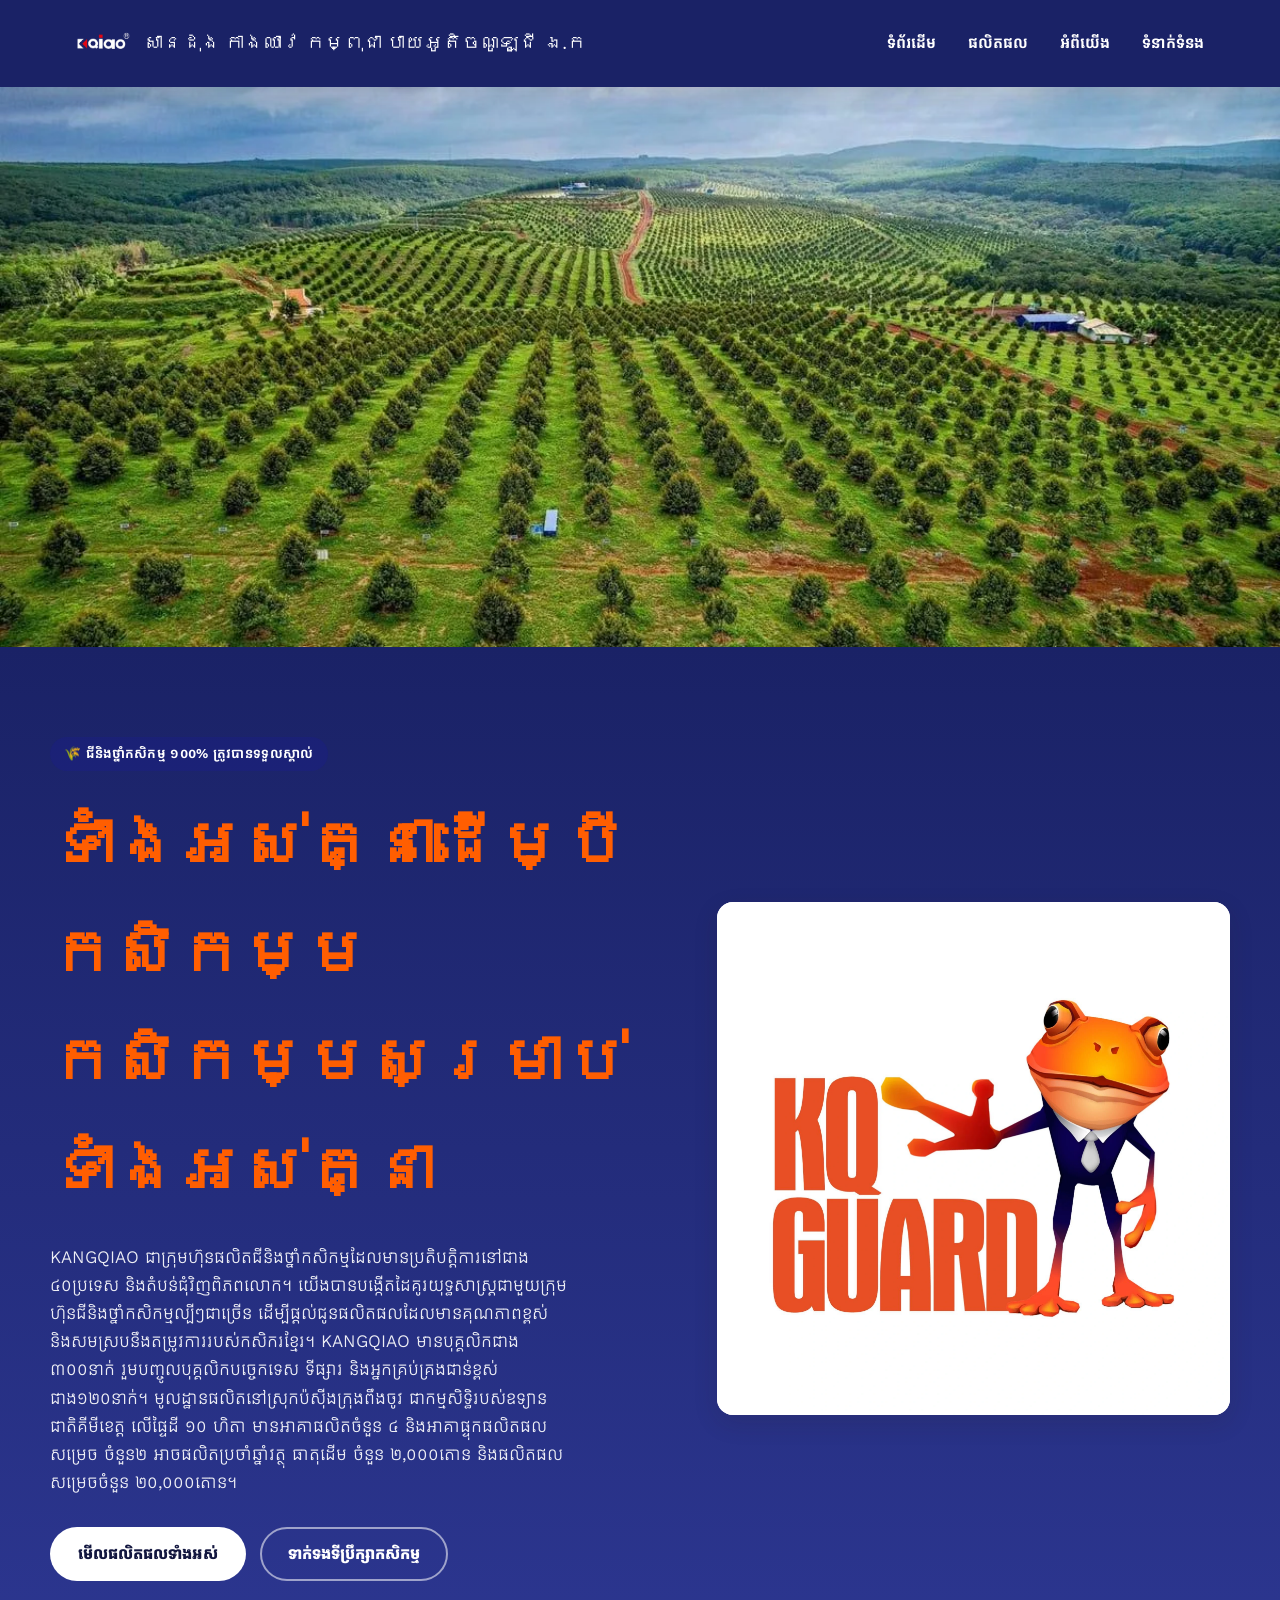
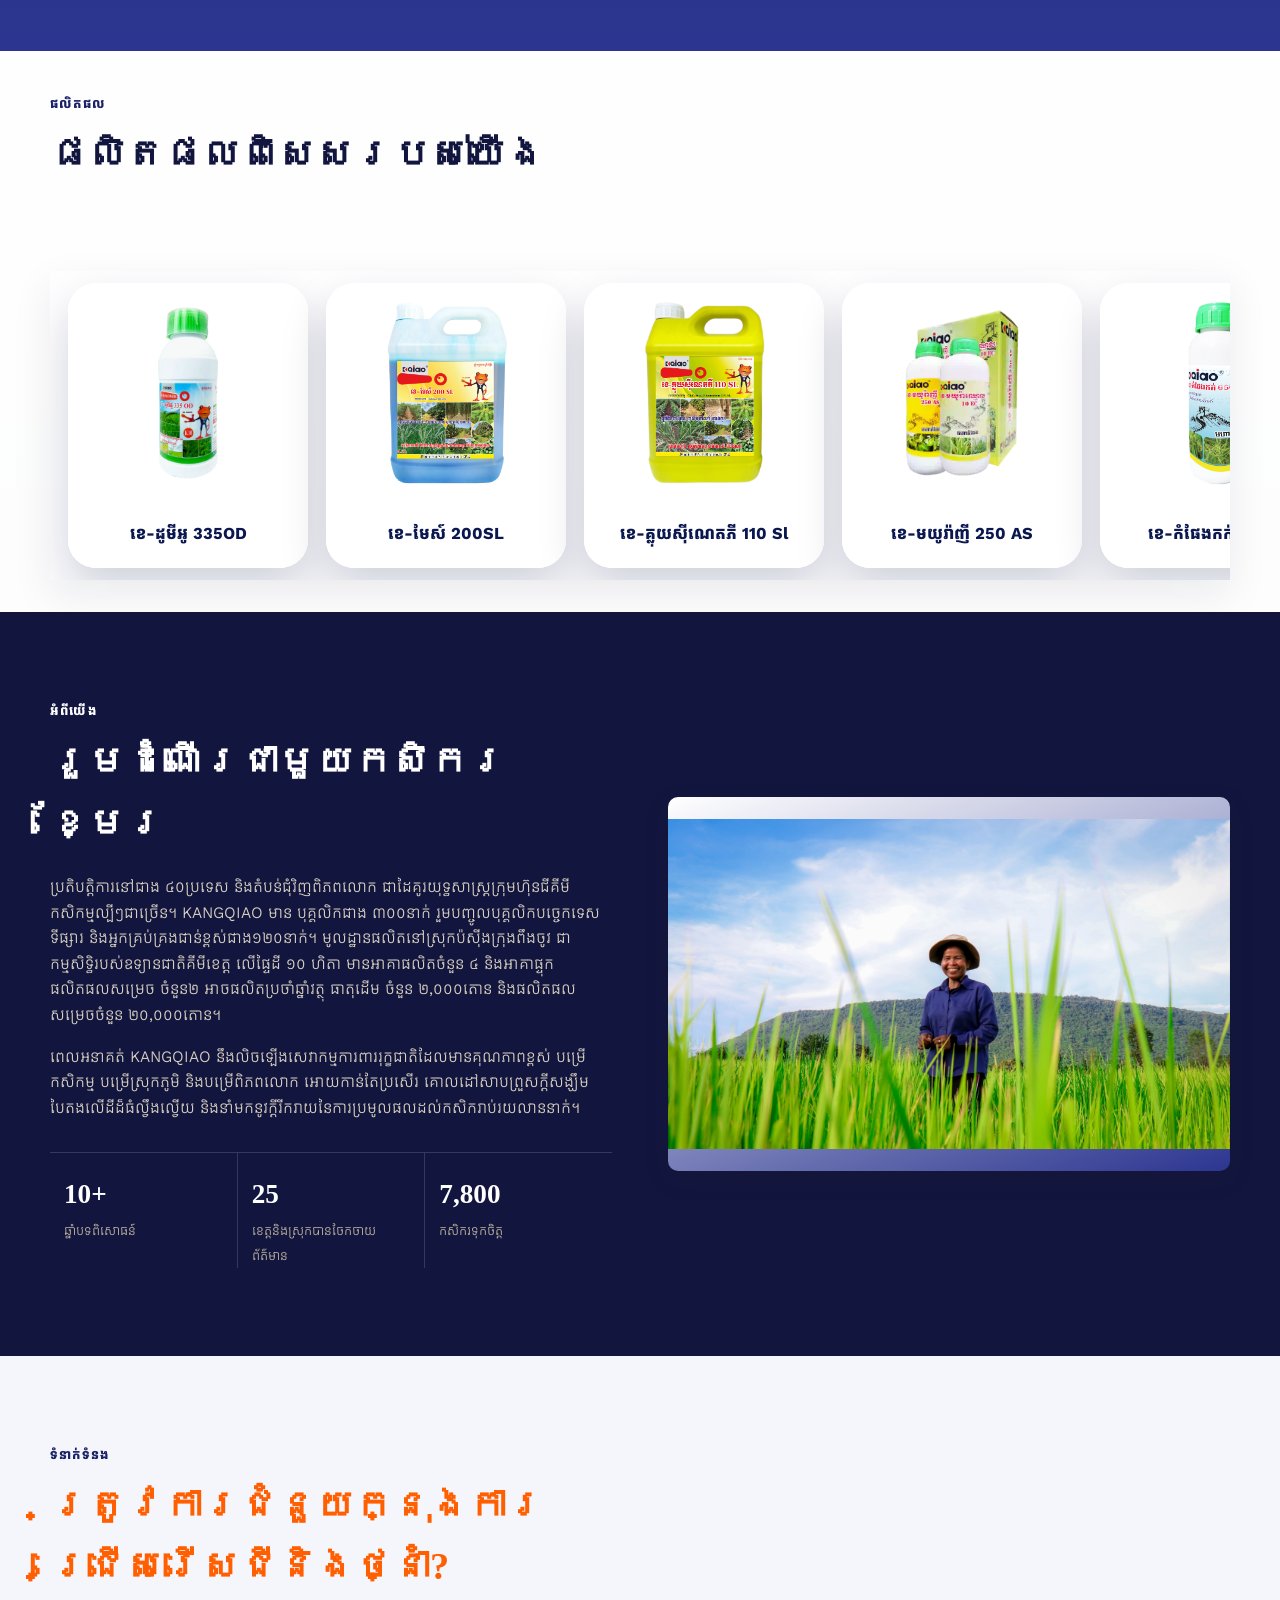
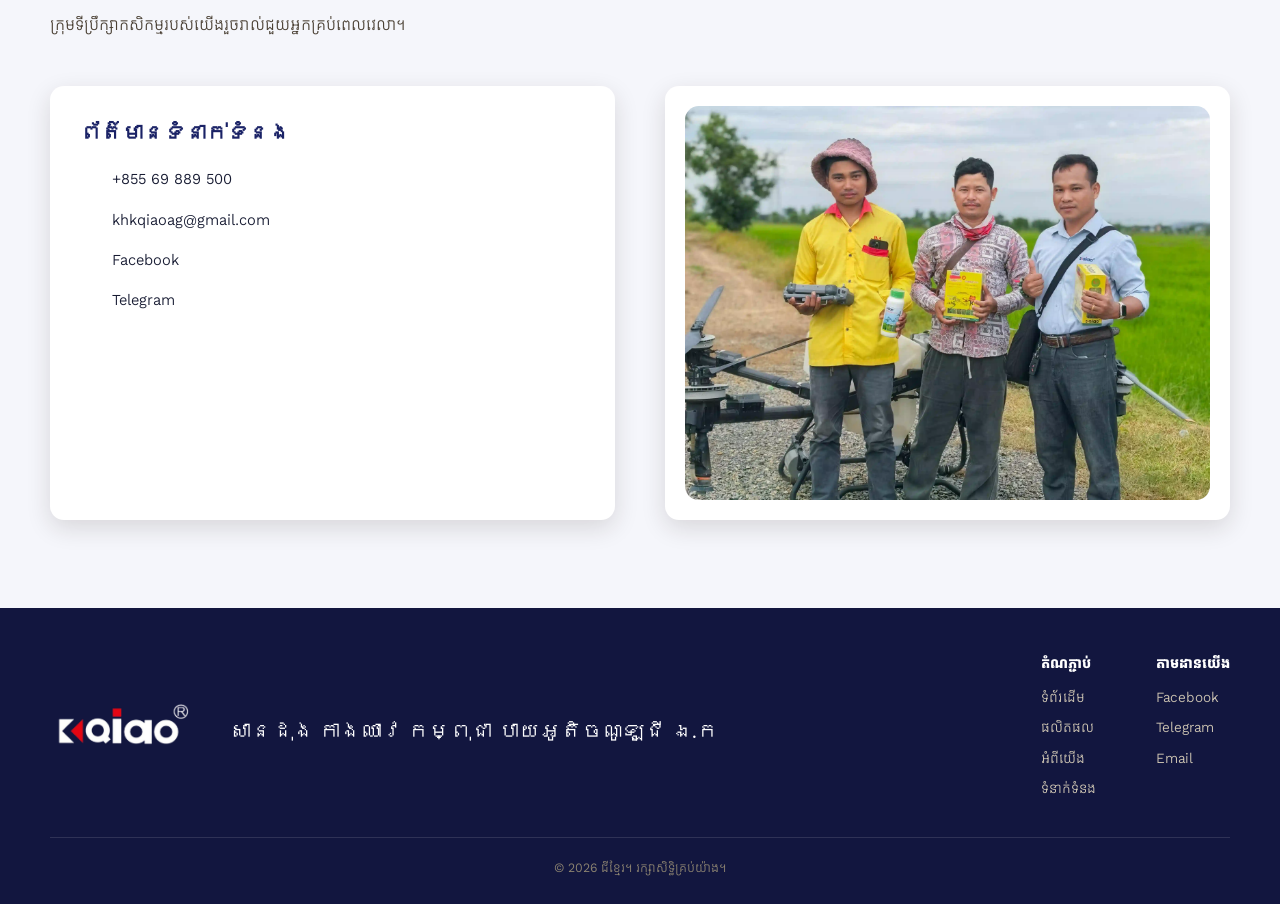
<file: index.html>
<!DOCTYPE html>
<html lang="km">
<head>
<meta charset="UTF-8">
<meta name="viewport" content="width=device-width, initial-scale=1.0">
<title>សានដុង កាងឈាវ កម្ពុជា</title>
<link rel="preconnect" href="https://fonts.googleapis.com">
<link rel="preconnect" href="https://fonts.gstatic.com" crossorigin>
<link href="https://fonts.googleapis.com/css2?family=Moul&family=Kantumruy+Pro:wght@400;500;600;700&display=swap" rel="stylesheet">
<link rel="stylesheet" href="styles.css">
  <link rel="icon" href="logo/logo.webp" type="image/webp">
  <link rel="apple-touch-icon" href="logo/logo.webp">
  <meta name="theme-color" content="#0b1850">
</head>
<body>

<header>
  <div class="nav-wrap">
    <a href="index.html" class="brand">
      <img src="logo/logowhite.webp" class="brand-mark"  alt="សានតុង កាងឈាវ កម្ពុជា">
     
        សានដុង កាងឈាវ កម្ពុជា បាយអូតិចណូឡូជី ឯ.ក
    </a>
    <button class="menu-toggle" id="menuToggle" aria-label="បើកម៉ឺនុយ">☰</button>
    <nav>
      <ul id="navList">
        <li><a href="index.html">ទំព័រដើម</a></li>
        <li><a href="product.html">ផលិតផល</a></li>
        <li><a href="index.html#about">អំពីយើង</a></li>
        <li><a href="index.html#contact">ទំនាក់ទំនង</a></li>
      </ul>
    </nav>
  </div>
  
</header>

<section class="pic">
  <div class="hero-bg" aria-label="រូបភាពផ្លាស់ប្តូរ">
    <img class="hero-bg-slide active" src="PIC/01.webp" alt="ផលិតផលកសិកម្ម">
    <img class="hero-bg-slide" src="PIC/02.webp" alt="ផលិតផលកសិកម្ម">
    <img class="hero-bg-slide" src="PIC/03.webp" alt="ក្រុមហ៊ុន Kangqiao">
  </div>
</section>
<section class="hero" id="home">
  <div class="hero-inner">
    <div>
      <span class="eyebrow">🌾 ជីនិងថ្នាំកសិកម្ម ១០០% ត្រូវបានទទួលស្គាល់</span>
      <h1>ទាំងអស់គ្នាដើម្បីកសិកម្ម <br>កសិកម្មសម្រាប់ទាំងអស់គ្នា</h1>
      <p align="left">  KANGQIAO ជាក្រុមហ៊ុនផលិតជីនិងថ្នាំកសិកម្មដែលមានប្រតិបត្តិការនៅជាង ៤០ប្រទេស និងតំបន់ជុំវិញពិភពលោក។ 
         យើងបានបង្កើតដៃគូរយុទ្ធសាស្ត្រជាមួយក្រុមហ៊ុនជីនិងថ្នាំកសិកម្មល្បីៗជាច្រើន ដើម្បីផ្តល់ជូនផលិតផលដែលមានគុណភាពខ្ពស់ និងសមស្របនឹងតម្រូវការរបស់កសិករខ្មែរ។ 
         KANGQIAO មានបុគ្គលិកជាង ៣០០នាក់ រួមបញ្ចូលបុគ្គលិកបច្ចេកទេស ទីផ្សារ និងអ្នកគ្រប់គ្រងជាន់ខ្ពស់ជាង១២០នាក់។ 
         មូលដ្ឋានផលិតនៅស្រុកប៉ស៊ីងក្រុងពឹងចូវ ជាកម្មសិទ្ធិរបស់ឧទ្យានជាតិគីមីខេត្ត លើផ្ទៃដី ១០ ហិតា មានអាគាផលិតចំនួន ៤ និងអាគាផ្ទុកផលិតផលសម្រេច ចំនួន២ អាចផលិតប្រចាំឆ្នាំវត្ថុ ធាតុដើម ចំនួន ២,០០០តោន និងផលិតផលសម្រេចចំនួន ២០,០០០តោន។ 

      </p>
      <div class="hero-ctas">
        <a href="product.html" class="btn-primary">មើលផលិតផលទាំងអស់</a>
        <a href="#contact" class="btn-ghost">ទាក់ទងទីប្រឹក្សាកសិកម្ម</a>
      </div>
    </div>
    <div class="hero-art" aria-label="រូបភាពផ្លាស់ប្តូរ">
      <img class="hero-art-slide active" src="logo/frog.webp" alt="ផលិតផលកសិកម្ម">
      <img class="hero-art-slide" src="logo/picrice.webp" alt="ផលិតផលកសិកម្ម">
      <img class="hero-art-slide" src="logo/KQlogo.webp" alt="ក្រុមហ៊ុន Kangqiao">
    </div>
  </div>
</section>
<section class="product-showcase">
  <div class="section-inner showcase-inner">
    <div class="section-head">
      <span class="section-tag">ផលិតផល</span>
      <h2>ផលិតផលពិសេសរបស់យើង</h2>
      <!-- <p>រូបភាពផលិតផលខ្លះដែលមានចលនាសម្រាប់បង្ហាញនូវកម្រិតនៃជីនិងថ្នាំកសិកម្មរបស់យើង។</p> -->
    </div>
    <div class="product-carousel-wrap">
      <div class="product-carousel">
        <article class="showcase-card" data-product="k10">
          <img src="Prodeuct/ស្មៅ/K10.webp" alt="ខេ-ដូមីអូ 335OD">
          <div class="showcase-copy">
            <h3>ខេ-ដូមីអូ 335OD</h3>
            <!-- <p> កម្ចាត់ស្មៅក្នុងស្រែគ្រប់ប្រភេទ សុវត្ថិភាពចំពោះស្រូវ</p> -->
          </div>
        </article>
        <article class="showcase-card" data-product="k12">
          <img src="Prodeuct/ស្មៅ/K12.webp" alt="ខេ-មែស៍ 200SL">
          <div class="showcase-copy">
            <h3>ខេ-មែស៍ 200SL</h3>
            <!-- <p>សុវត្ថិដល់ដី មិនប៉ះពាល់ដល់ប្រព័ន្ធឬសដំណាំជាប់បានយូរ និង មិនខ្លាចភ្លៀងធ្លាក់</p> -->
          </div>
        </article>
        <article class="showcase-card" data-product="k5">
          <img src="Prodeuct/ស្មៅ/K5.webp" alt="ខេ-គ្លុយស៊ីណេតភី 110 Sl">
          <div class="showcase-copy">
            <h3>ខេ-គ្លុយស៊ីណេតភី 110 Sl</h3>
            <!-- <p>ថ្នាំការពារកសិកម្មសម្រាប់ការកម្ចាត់ស្មៅ</p> -->
          </div>
        </article>
        <article class="showcase-card" data-product="k7k8">
          <img src="Prodeuct/ស្មៅ/K7K8.webp" alt="ខេ-មយូរ៉ាញី 250 AS">
          <div class="showcase-copy">
            <h3>ខេ-មយូរ៉ាញី 250 AS</h3>
            <!-- <p>ជួយឲ្យដំណាំស្រូវរឹងមាំ និងលូតលាស់ល្អ</p> -->
          </div>
        </article>
        <article class="showcase-card" data-product="k11">
          <img src="Prodeuct/ស្មៅ/K11.webp" alt="ខេ-កំផែងកក់ 650AS">
          <div class="showcase-copy">
            <h3>ខេ-កំផែងកក់ 650AS</h3>
            <!-- <p>ជំនាញកម្ចាត់កក់ និងស្មៅស្លឹកធំ ក្នុងស្រែ។</p> -->
          </div>
        </article>
        <article class="showcase-card" data-product="k14">
          <img src="Prodeuct/ស្មៅ/K14.webp" alt="ខេ-ស្មៅជើងក្រាស់ 123SC">
          <div class="showcase-copy">
            <h3>ខេ-ស្មៅជើងក្រាស់ 123SC</h3>
            <!-- <p>ជំនាញ់កម្ចាស់ស្មៅចាស់ ស្មៅក្រាស់ និងស្មៅខ្ពស់ៗ​ ជាពិសេសស្មៅជើងក្រាស់។</p> -->
          </div>
        </article>
      </div>
    </div>
  </div>
</section>

<section id="about">
  <div class="section-inner about-grid">
    <div>
      <div class="section-head" style="margin-bottom:20px;">
        <span class="section-tag">អំពីយើង</span>
        <h2>រួមដំណើរជាមួយកសិករខ្មែរ</h2>
      </div>
      <div class="about-copy">
        <p>ប្រតិបត្តិការនៅជាង ៤០ប្រទេស និងតំបន់ជុំវិញពិភពលោក ជាដៃគូរយុទ្ធសាស្ត្រក្រុមហ៊ុនជីគីមីកសិកម្មល្បីៗជាច្រើន។ KANGQIAO មាន បុគ្គលិកជាង ៣០០នាក់ រួមបញ្ចូលបុគ្គលិកបច្ចេកទេស ទីផ្សារ និងអ្នកគ្រប់គ្រងជាន់ខ្ពស់ជាង១២០នាក់។ មូលដ្ឋានផលិតនៅស្រុកប៉ស៊ីងក្រុងពឹងចូវ ជាកម្មសិទ្ធិរបស់ឧទ្យានជាតិគីមីខេត្ត លើផ្ទៃដី ១០ ហិតា មានអាគាផលិតចំនួន ៤ និងអាគាផ្ទុកផលិតផលសម្រេច ចំនួន២ អាចផលិតប្រចាំឆ្នាំវត្ថុ ធាតុដើម ចំនួន ២,០០០តោន និងផលិតផលសម្រេចចំនួន ២០,០០០តោន។</p>
        <p>ពេលអនាគត់ KANGQIAO នឹងលិចឡើងសេវាកម្មការពាររុក្ខជាតិដែលមានគុណភាពខ្ពស់ បម្រើកសិកម្ម បម្រើស្រុកភូមិ និងបម្រើពិភពលោក អោយកាន់តែប្រសើរ គោលដៅសាបព្រួសក្តីសង្ឃឹមបៃតងលើដីដ៏ធំល្វឹងល្វើយ និងនាំមកនូវក្តីរីករាយនៃការប្រមូលផលដល់កសិករាប់រយលាននាក់។</p>
      </div>
      <div class="stat-row">
        <div class="stat"><b>10+</b><span>ឆ្នាំបទពិសោធន៍</span></div>
        <div class="stat"><b>25</b><span>ខេត្តនិងស្រុកបានចែកចាយព័ត៌មាន</span></div>
        <div class="stat"><b>7,800</b><span>កសិករទុកចិត្ត</span></div>
      </div>
    </div>
    <div class="about-art">
      <img src="logo/picrice.webp" alt="">
    </div>
  </div>
</section>

<section id="contact">
  <div class="section-inner">
    <div class="section-head">
      <span class="section-tag">ទំនាក់ទំនង</span>
      <h2>ត្រូវការជំនួយក្នុងការជ្រើសរើសជីនិងថ្នាំ?</h2>
      <p>ក្រុមទីប្រឹក្សាកសិកម្មរបស់យើងរួចរាល់ជួយអ្នកគ្រប់ពេលវេលា។</p>
    </div>
    <div class="contact-grid">
      <div class="contact-info-card">
        <h3>ព័ត៌មានទំនាក់ទំនង</h3>
        <div class="info-line">
          <svg viewBox="0 0 24 24" fill="currentColor"><path d="M6.6 10.8c1.4 2.8 3.8 5.2 6.6 6.6l2.2-2.2c.3-.3.7-.4 1-.2 1.1.4 2.3.6 3.6.6.6 0 1 .4 1 1V20c0 .6-.4 1-1 1-9.4 0-17-7.6-17-17 0-.6.4-1 1-1h3.2c.6 0 1 .4 1 1 0 1.3.2 2.5.6 3.6.1.4 0 .8-.2 1z"/></svg>
          <span>+855 69 889 500</span>
        </div>
        <div class="info-line">
          <svg viewBox="0 0 24 24" fill="currentColor"><path d="M4 4h16v16H4V4zm2 2v.01L12 12l6-5.99V6H6zm12 12V8.24l-6 6-6-6V18h12z"/></svg>
          <span>khkqiaoag@gmail.com</span>
        </div>
        <div class="info-line">
          <svg viewBox="0 0 24 24" fill="currentColor"><path d="M4 4h16v16H4V4zm2 2v.01L12 12l6-5.99V6H6zm12 12V8.24l-6 6-6-6V18h12z"/></svg>
          <span> <a href="https://www.facebook.com/share/1Qdd8ABcU1/?mibextid=wwXIfr">Facebook</a></span>
        </div>
        <div class="info-line">
          <svg viewBox="0 0 24 24" fill="currentColor"><path d="M4 4h16v16H4V4zm2 2v.01L12 12l6-5.99V6H6zm12 12V8.24l-6 6-6-6V18h12z"/></svg>
          <span> <a href="https://t.me/KANG_QIAO_Cambodia">Telegram</a></span>
        </div>

      </div>
      <div class="contact-image-card">
        <img src="PIC/demo.webp" alt="ផលិតផលកសិកម្ម">
      </div>
    </div>
  </div>
</section>

<footer>
  <div class="footer-inner">
    <div class="footer-brand">
      <span><img src="logo/logowhite.webp" width="150px"></span>
      
      
      សានដុង កាងឈាវ កម្ពុជា បាយអូតិចណូឡូជី ឯ.ក
    </div>
    <div class="cols">
      <div>
        <h4>តំណភ្ជាប់</h4>
        <ul>
          <li><a href="index.html">ទំព័រដើម</a></li>
          <li><a href="product.html">ផលិតផល</a></li>
          <li><a href="index.html#about">អំពីយើង</a></li>
          <li><a href="index.html#contact">ទំនាក់ទំនង</a></li>
        </ul>
      </div>
      <div>
        <h4>តាមដានយើង</h4>
        <ul>
          <li><a href="https://www.facebook.com/share/1Qdd8ABcU1/?mibextid=wwXIfr">Facebook</a></li>
          <li><a href="https://t.me/KANG_QIAO_Cambodia">Telegram</a></li>
          <li><a href="https://khkqiaoag@gmail.com">Email</a></li>
        </ul>
      </div>
    </div>
  </div>
  <div class="footer-bottom">© 2026 ជីខ្មែរ។ រក្សាសិទ្ធិគ្រប់យ៉ាង។</div>
</footer>

<div class="product-modal" id="productModal" aria-hidden="true">
  <div class="product-modal-inner" role="dialog" aria-modal="true" aria-labelledby="modalProductTitle">
    <button class="product-modal-close" id="modalClose" aria-label="បិទ">X</button>
    <div class="product-modal-body">
      <div class="product-modal-thumb" id="modalThumb"></div>
      <div class="product-modal-content" id="modalContent"></div>
    </div>
  </div>
</div>

<div class="toast" id="toast"></div>

<script>
  // ---------- Products filter ----------
  const filterRow = document.getElementById('filterRow');
  if(filterRow){
    filterRow.addEventListener('click', e => {
      if(!e.target.classList.contains('filter-chip')) return;
      document.querySelectorAll('.filter-chip').forEach(c => c.classList.remove('active'));
      e.target.classList.add('active');
      const filter = e.target.dataset.filter;
      document.querySelectorAll('.product-card').forEach(card => {
        card.style.display = (filter === 'all' || card.dataset.cat === filter) ? 'flex' : 'none';
      });
    });
  }
  // ---------- Mobile menu ----------
  const menuToggle = document.getElementById('menuToggle');
  const navList = document.getElementById('navList');
  if (menuToggle && navList) {
    menuToggle.addEventListener('click', () => navList.classList.toggle('open'));
    navList.querySelectorAll('a').forEach(a => a.addEventListener('click', () => navList.classList.remove('open')));
  }

  // ---------- Toast ----------
  let toastTimer;
  function showToast(msg){
    const t = document.getElementById('toast');
    t.textContent = msg;
    t.classList.add('show');
    clearTimeout(toastTimer);
    toastTimer = setTimeout(() => t.classList.remove('show'), 2600);
  }

  // ---------- Hero image slideshow ----------
  const heroSlides = Array.from(document.querySelectorAll('.hero-art-slide'));
  let heroSlideIndex = 0;
  if (heroSlides.length > 1) {
    setInterval(() => {
      heroSlides.forEach((slide, index) => {
        slide.classList.toggle('active', index === heroSlideIndex);
      });
      heroSlideIndex = (heroSlideIndex + 1) % heroSlides.length;
    }, 3000);
  }

  // ---------- Hero background slideshow ----------
  const heroBgSlides = Array.from(document.querySelectorAll('.hero-bg-slide'));
  let heroBgSlideIndex = 0;
  if (heroBgSlides.length > 1) {
    setInterval(() => {
      heroBgSlides.forEach((slide, index) => {
        slide.classList.toggle('active', index === heroBgSlideIndex);
      });
      heroBgSlideIndex = (heroBgSlideIndex + 1) % heroBgSlides.length;
    }, 3000);
  }

  // ---------- Contact form (demo) ----------
  const contactForm = document.getElementById('contactForm');
  if (contactForm) {
    contactForm.addEventListener('submit', e => {
      e.preventDefault();
      showToast('សំណួរបានផ្ញើដោយជោគជ័យ! សូមអរគុណ។');
      e.target.reset();
    });
  }

  // ---------- Product detail modal ----------
  const productModal = document.getElementById('productModal');
  const modalThumb = document.getElementById('modalThumb');
  const modalContent = document.getElementById('modalContent');
  const modalClose = document.getElementById('modalClose');
  const showcaseCards = document.querySelectorAll('.showcase-card');

  const productDetails = {
    k10: {
      title: 'ខេ-ដូមីអូ 335OD',
      text: 'កម្ចាត់ស្មៅក្នុងស្រែគ្រប់ប្រភេទ សុវត្ថិភាពចំពោះស្រូវ',
      usage: '5-15ថ្ងៃ ប្រើ 100-120ml លាយទឹក25L ឬ 16-30ថ្ងៃ ប្រើ 130-150ml លាយទឹក25L',
      crops: 'ស្រូវពង្រួស / ស្រូវសន្ទូង'
    },
    k12: {
      title: 'ខេ-មែស៍ 200SL',
      text: 'ជំនាញកម្ចាត់ស្មៅទូទៅ ចន្លោះរងចម្ការ ដឡូង ទុរេន ម្រេច ស្វាយ ចន្ទីជាដើម',
      usage: 'ប្រើ 250-300ml លាយទឹក25L ឬ 4.5L លាយទឹក 500L',
      crops: 'ដំឡូងមី / ចន្ទី / ស្វាយ / កៅស៊ូ / ទុរេន / ចេក​ / សណ្តែកបាយ / ស្រកានាគ / មៀន / ស្មៅវាលទូទៅ'
    },
    k5: {
      title: 'ខេ-គ្លុយស៊ីណេតភី 110 Sl',
      text: 'ជំនាញកម្ចាត់ស្មៅទូទៅ ចន្លោះរងចម្ការ ដឡូង ទុរេន ស្វាយ ចន្ទីជាដើម',
      usage: 'ប្រើ 200-250ml លាយទឹក 25 លីត្រ ឬ 5L លាយទឹក 500L',
      crops: 'ដំឡូង / ចន្ទី / ស្វាយ / កៅស៊ូ / ចេក/ ដំណាំឈើហូបផ្លែ'
    },
    k7k8: {
      title: 'ខេ-មយូរ៉ាញី 250 AS & ខេ-មយូរ៉ាឈ្មោល 10 EC',
      text: 'ជំនាញកម្ចាត់ស្មៅស្លឹកស្រួច ជ័រ វិល្លី ក្នុងចម្ការដំឡូងមី',
      usage: 'ដំឡូងមី៖ 15-30ថ្ងៃ-> ប្រើK7:80-100MLលាយទឹក25L & ប្រើK8:80-100MLលាយទឹក25L, សណ្តែកបាយ៖ 15-30ថ្ងៃ-> ប្រើK7:60-80 ML លាយទឹក 25L និង ប្រើK8:60-80 ML លាយទឹក 25L',
      crops: 'ដំឡូងមី / សណ្តែកបាយ / ម្ទេស'
    },
    k11: {
      title: 'ខេ-កំផែងកក់ 650AS',
      text: 'ជំនាញកម្ចាត់កក់ និងស្មៅស្លឹកធំ ក្នុងស្រែ',
      usage: ' ស្រូវអាយុ 15-30ថ្ងៃ-> ប្រើ 30-50ml លាយទឹក 25l & 300-450ml ក្នុង 1ហិចតា',
      crops: 'ស្រូវ / ពោត / ដំឡូងមី'
    },
    k14: {
      title: 'ខេ-ស្មៅជើងក្រាស់ 123SC',
      text: 'ជំនាញ់កម្ចាស់ស្មៅចាស់ ស្មៅក្រាស់ និងស្មៅខ្ពស់ៗ​ ជាពិសេសស្មៅជើងក្រាស់',
      usage: 'ប្រើ 150-250ml លាយទឹក 25L ឬ ប្រើ 4L ក្នុង 500-750L',
      crops: 'ដំឡូង / ចន្ទី / ស្វាយ / កៅស៊ូ / ចេក/ ដំណាំឈើហូបផ្លែ'
    }
  };

  function openProductModal(card) {
    const key = card.dataset.product || '';
    const title = card.querySelector('h3')?.textContent || 'ផលិតផល';
    const detail = productDetails[key] || {
      title: title,
      text: 'ព័ត៌មានលម្អិតអំពីផលិតផលនេះអាចទទួលបានពីក្រុមទីប្រឹក្សាកសិកម្ម។',
      usage: 'សូមទាក់ទងក្រុមយើងដើម្បីទទួលបានការណែនាំបន្ថែម',
      crops: 'ដំណាំជាច្រើន'
    };
    const image = card.querySelector('img')?.src || '';

    modalThumb.innerHTML = image ? `<img src="${image}" alt="${title}">` : '';
    modalContent.innerHTML = `
      <span class="section-tag" style="margin-bottom:8px;">ផលិតផល</span>
      <h3 id="modalProductTitle">${detail.title}</h3>
      <p>${detail.text}</p>
      <div class="info-block">
        <h4>របៀបប្រើប្រាស់</h4>
        <p>${detail.usage}</p>
      </div>
      <div class="info-block">
        <h4>ប្រើលើដំណាំ</h4>
        <p>${detail.crops}</p>
      </div>
    `;

    productModal.classList.add('open');
    productModal.setAttribute('aria-hidden', 'false');
  }

  function closeProductModal() {
    productModal.classList.remove('open');
    productModal.setAttribute('aria-hidden', 'true');
  }

  showcaseCards.forEach(card => {
    card.setAttribute('tabindex', '0');
    card.setAttribute('role', 'button');
    card.addEventListener('click', () => openProductModal(card));
    card.addEventListener('keydown', event => {
      if (event.key === 'Enter' || event.key === ' ') {
        event.preventDefault();
        openProductModal(card);
      }
    });
  });

  if (modalClose) {
    modalClose.addEventListener('click', closeProductModal);
  }

  if (productModal) {
    productModal.addEventListener('click', e => {
      if (e.target === productModal) closeProductModal();
    });
  }

  document.addEventListener('keydown', e => {
    if (e.key === 'Escape' && productModal.classList.contains('open')) {
      closeProductModal();
    }
  });
</script>
</body>
</html>
</file>
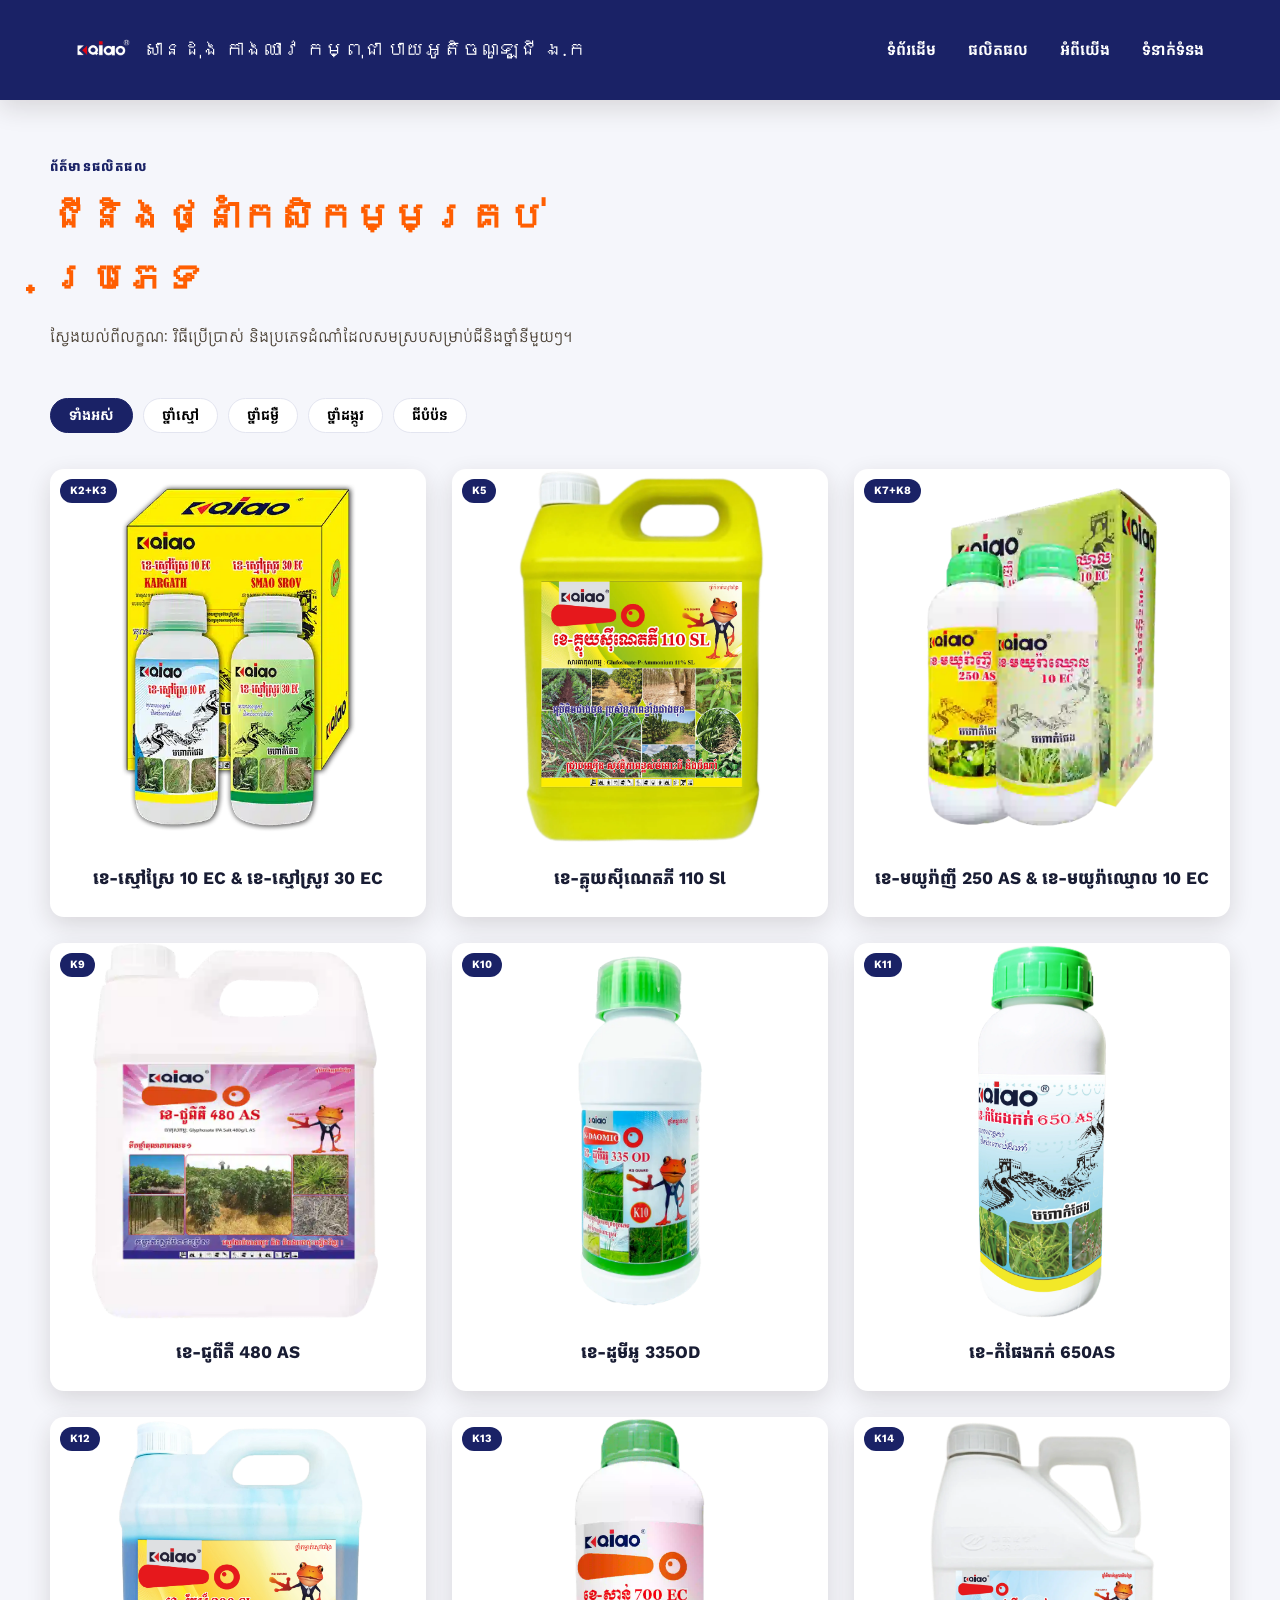
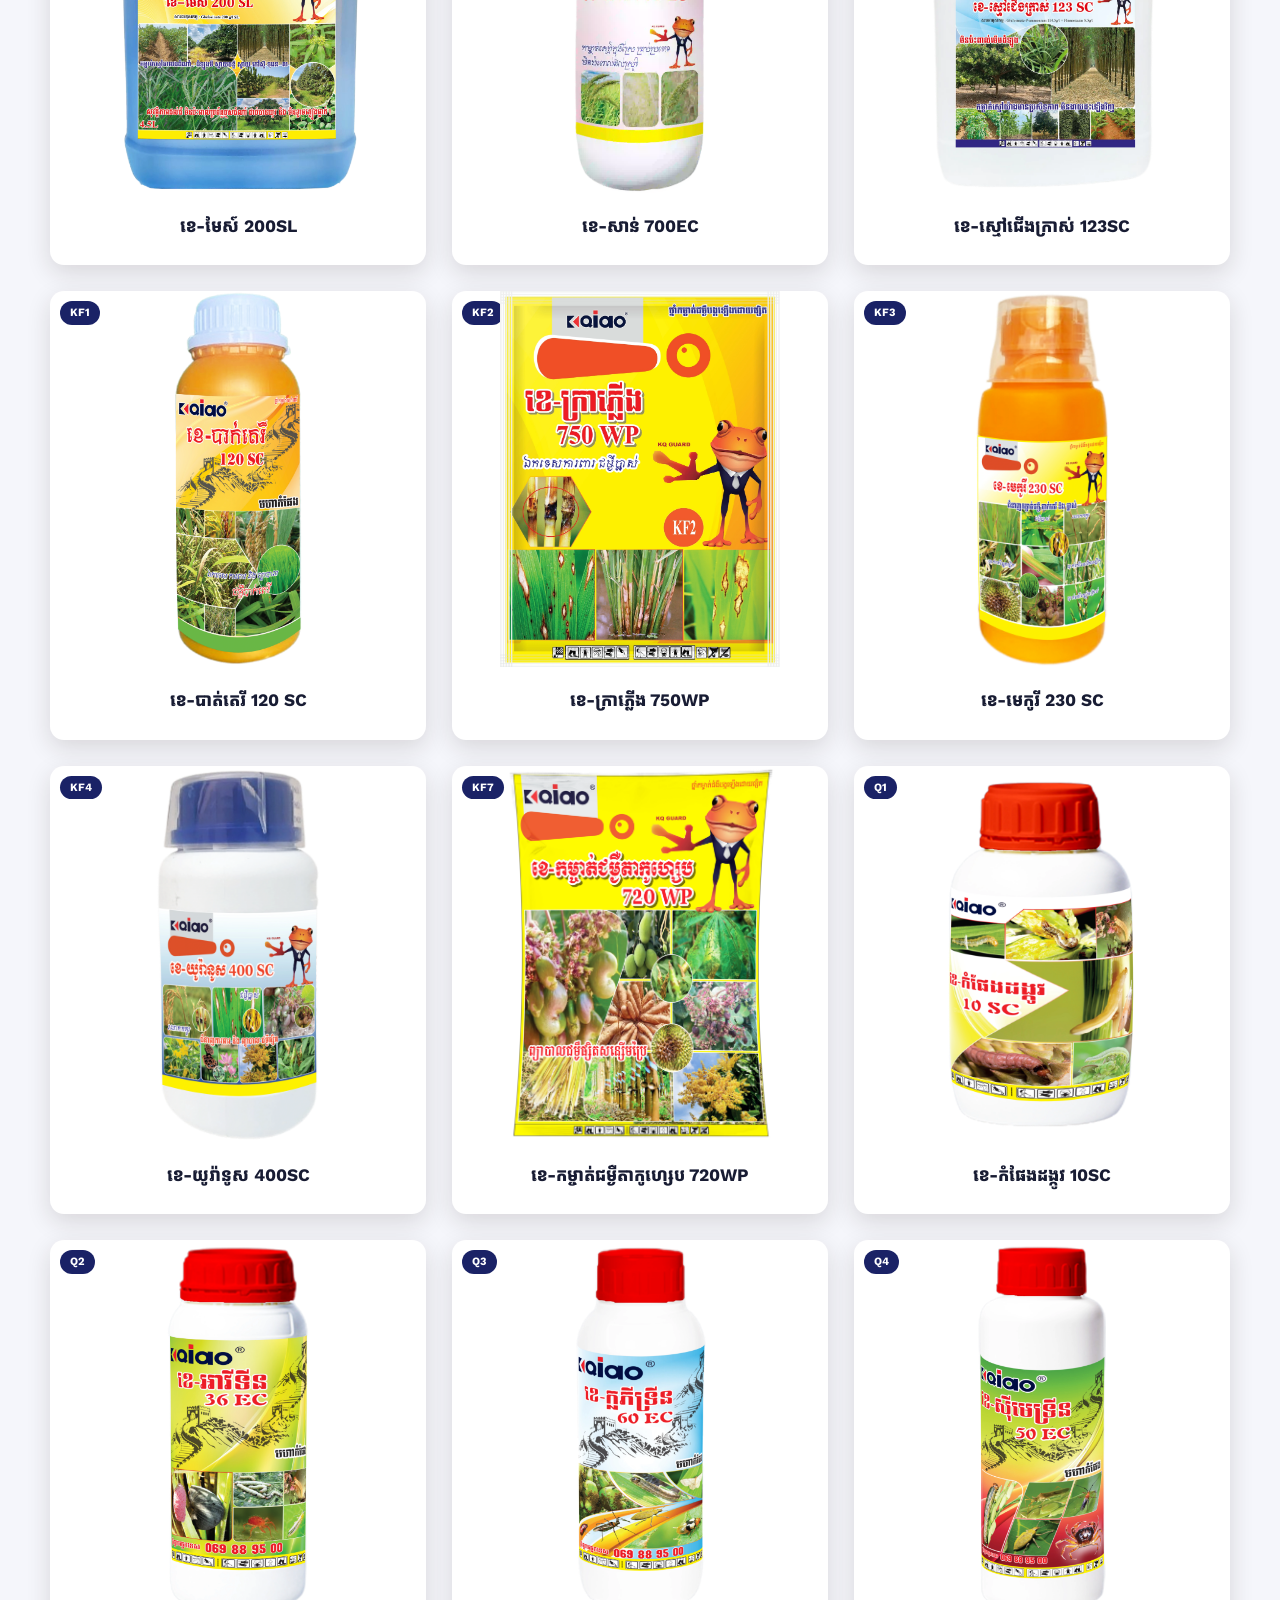
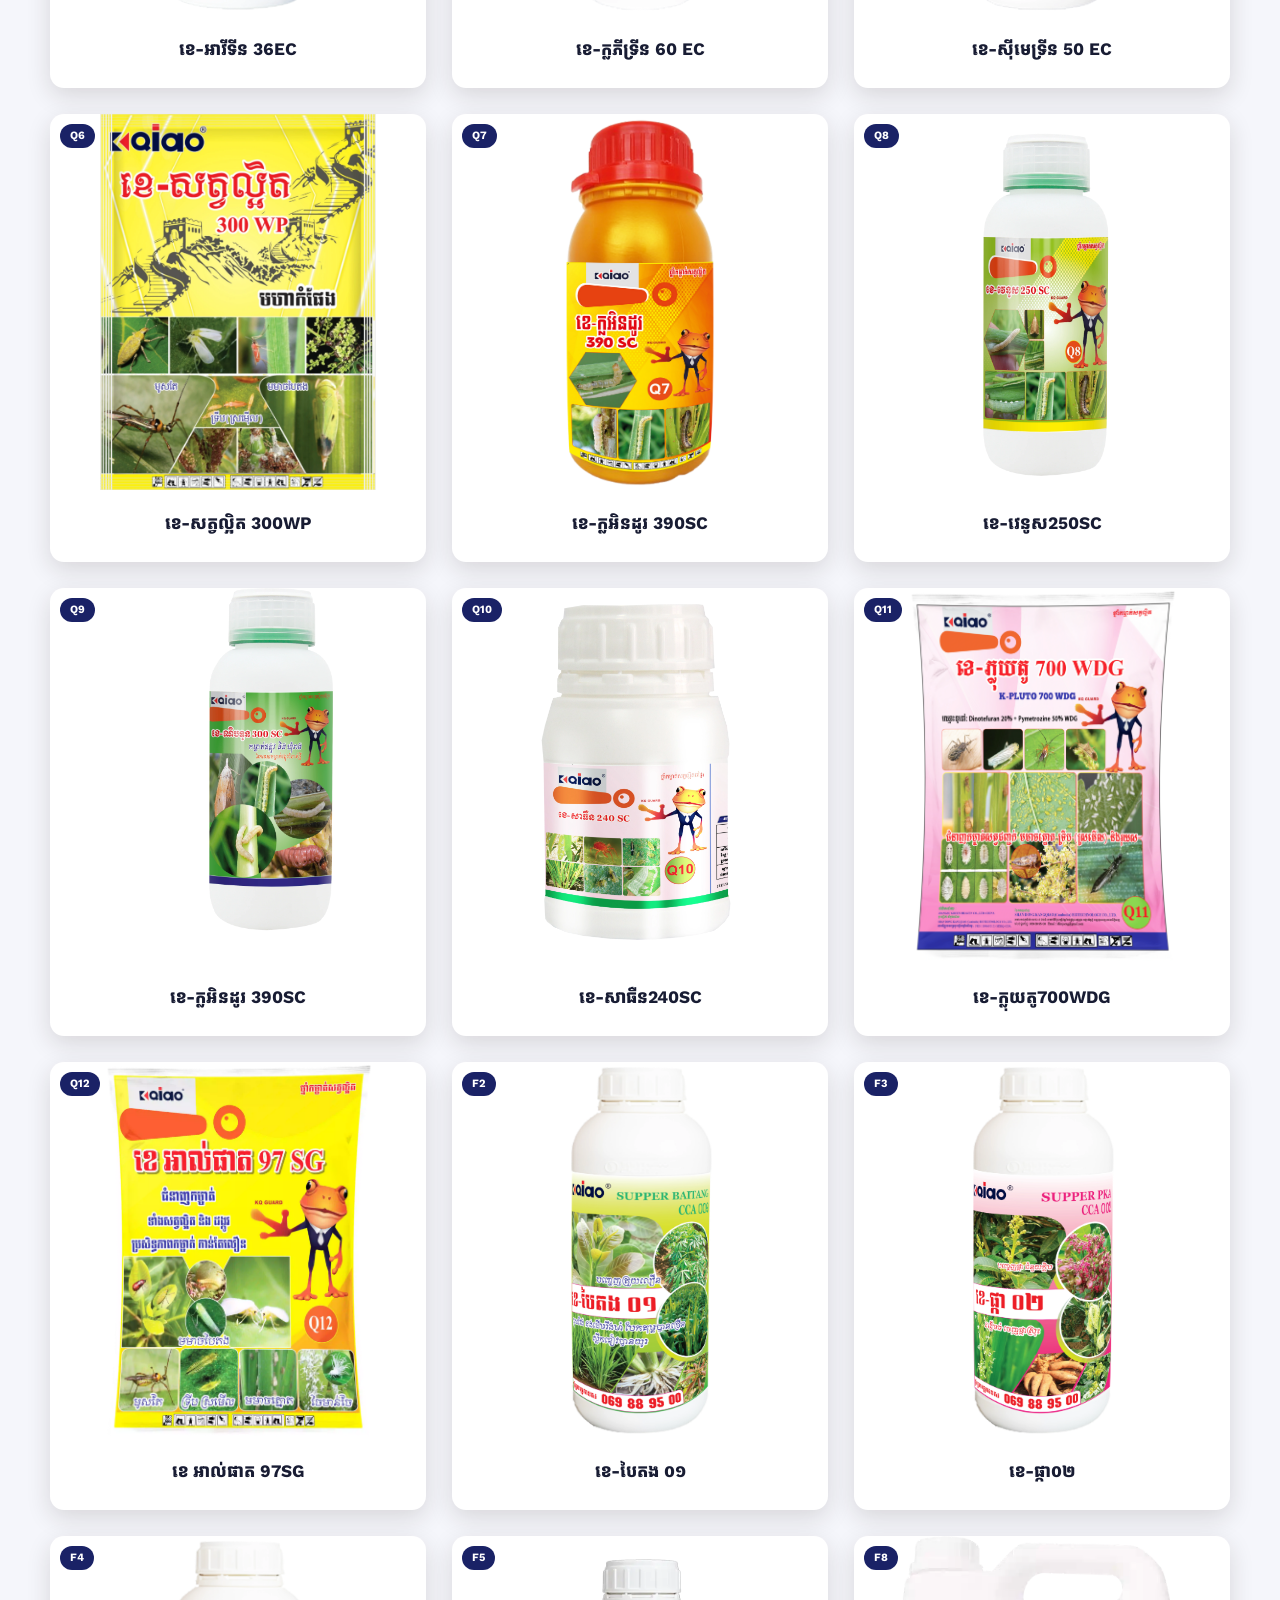
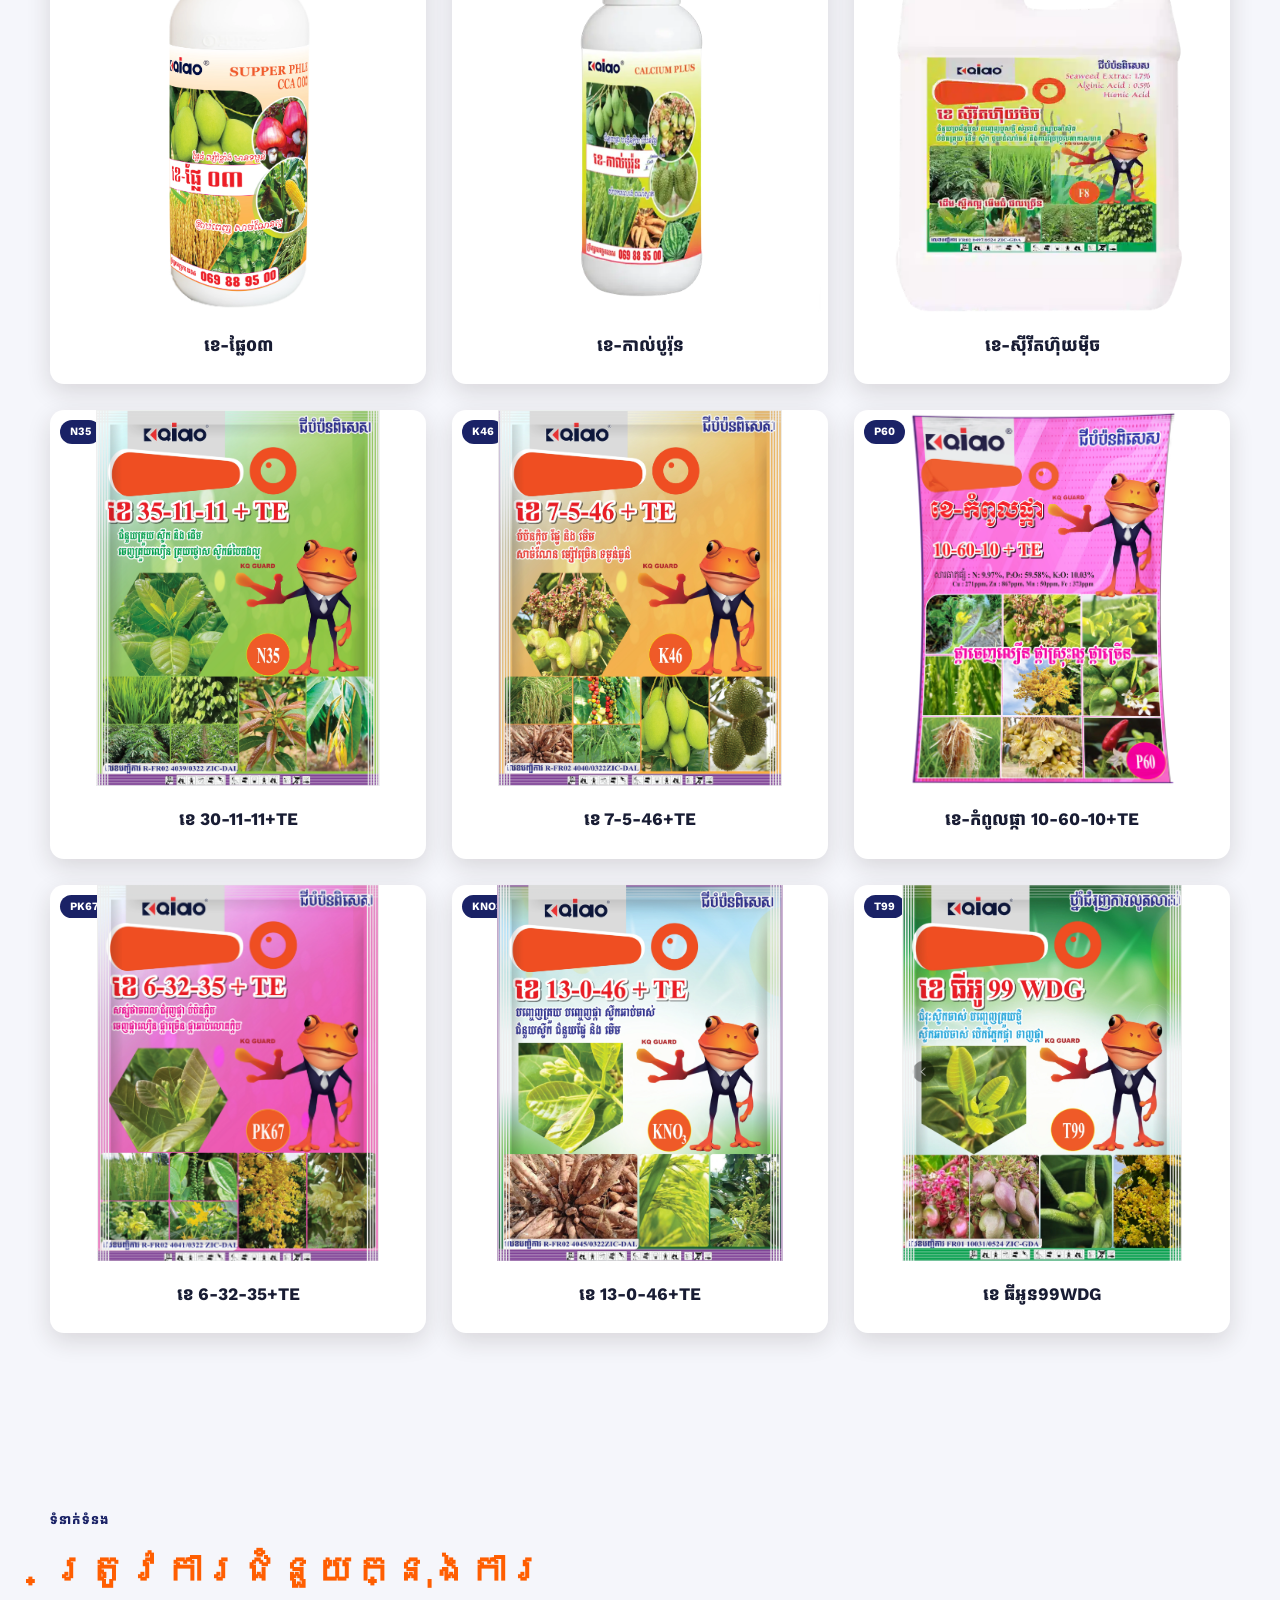
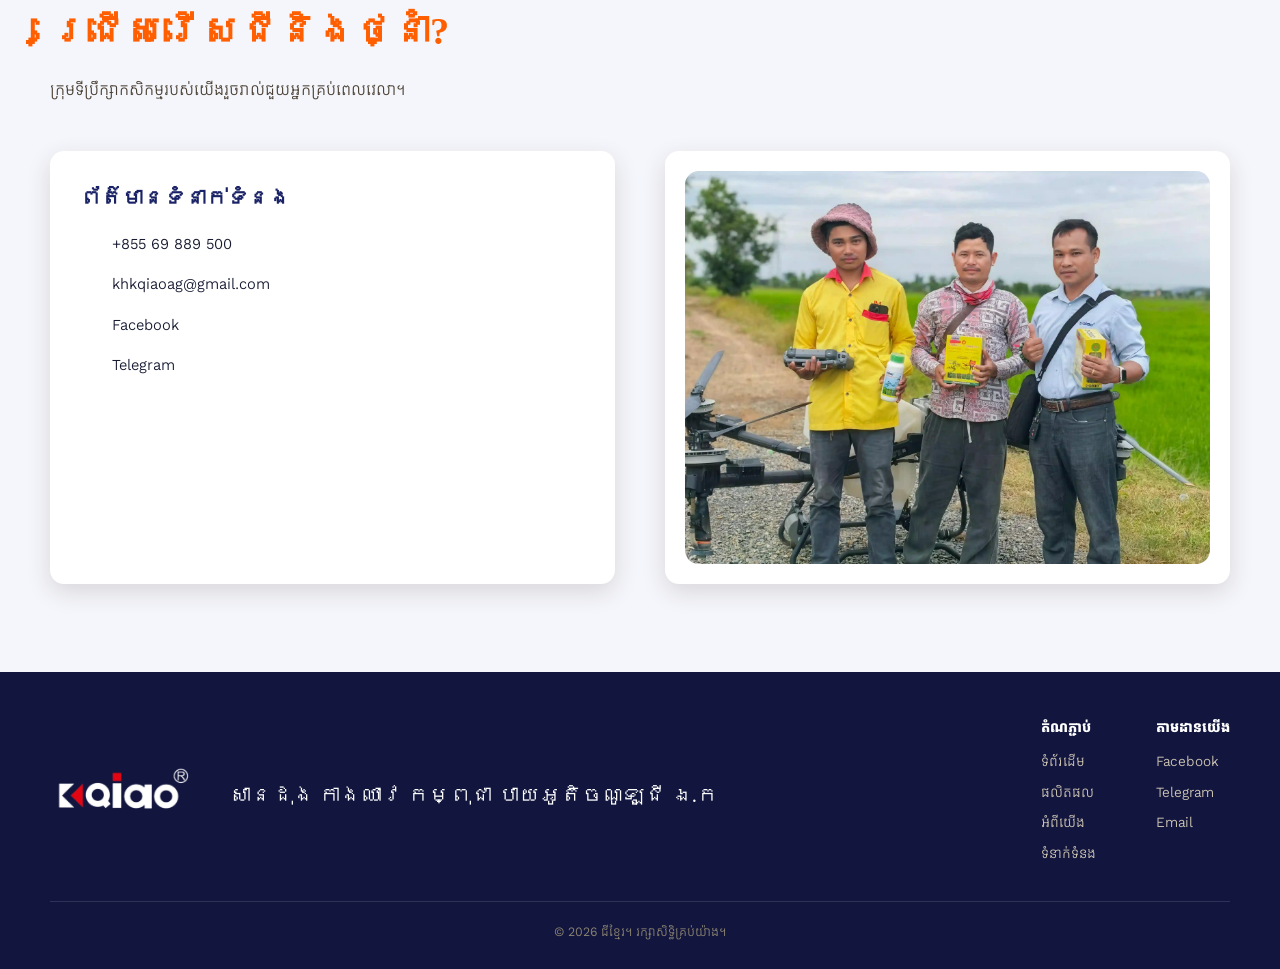
<file: product.html>
<!DOCTYPE html>
<html lang="km">
<head>
<meta charset="UTF-8">
<meta name="viewport" content="width=device-width, initial-scale=1.0">
<title>សានដុង កាងឈាវ កម្ពុជា</title>
<link rel="preconnect" href="https://fonts.googleapis.com">
<link rel="preconnect" href="https://fonts.gstatic.com" crossorigin>
<link href="https://fonts.googleapis.com/css2?family=Moul&family=Kantumruy+Pro:wght@400;500;600;700&display=swap" rel="stylesheet">
<link rel="stylesheet" href="styles.css">
 <link rel="icon" href="logo/logo.webp" type="image/webp">
  <link rel="apple-touch-icon" href="logo/logo.webp">
  <meta name="theme-color" content="#0b1850">
</head>
<body>

<header>
  <div class="nav-wrap">
    <a href="index.html" class="brand">
      <img src="logo/logowhite.webp" class="brand-mark" width="72" height="72" alt="សានតុង កាងឈាវ កម្ពុជា">
      សានដុង កាងឈាវ កម្ពុជា បាយអូតិចណូឡូជី ឯ.ក                                        
    </a>
    <button class="menu-toggle" id="menuToggle" aria-label="បើកម៉ឺនុយ">☰</button>
    <nav>
      <ul id="navList">
        <li><a href="index.html">ទំព័រដើម</a></li>
        <li><a href="product.html">ផលិតផល</a></li>
        <li><a href="index.html#about">អំពីយើង</a></li>
        <li><a href="index.html#contact">ទំនាក់ទំនង</a></li>
      </ul>
    </nav>
  </div>
</header>

<section id="products" style="padding-top:56px;">
  <div class="section-inner">
    <div class="section-head">
      <span class="section-tag">ព័ត៌មានផលិតផល</span>
      <h2>ជីនិងថ្នាំកសិកម្មគ្រប់ប្រភេទ</h2>
      <p>ស្វែងយល់ពីលក្ខណៈ វិធីប្រើប្រាស់ និងប្រភេទដំណាំដែលសមស្របសម្រាប់ជីនិងថ្នាំនីមួយៗ។</p>
    </div>

    <div class="filter-row" id="filterRow">
      <button class="filter-chip active" data-filter="all">ទាំងអស់</button>
      <button class="filter-chip" data-filter="ថ្នាំស្មៅ">ថ្នាំស្មៅ</button>
      <button class="filter-chip" data-filter="ថ្នាំជម្ងឺ">ថ្នាំជម្ងឺ</button>
      <button class="filter-chip" data-filter="ថ្នាំដង្កូវ">ថ្នាំដង្កូវ</button>
      <button class="filter-chip" data-filter="ជីបំប៉ន">ជីបំប៉ន</button>
    </div>

    <div class="product-grid" id="productGrid">

      <!-- ថ្នាំស្មៅ -------------------------------------------------------------------------->

     <!-- K2 -->
      <div class="product-card" data-cat="ថ្នាំស្មៅ">
        <div class="product-thumb">
          <span class="product-tag">K2+K3</span>
          <img src="Prodeuct/ស្មៅ/K2k3.webp" alt="ថ្នាំស្មៅ">
        </div>
        <div class="product-body">
          <span class="product-cat">ថ្នាំស្មៅ</span>
          <h3>ខេ-ស្មៅស្រែ 10 EC & ខេ-ស្មៅស្រូវ 30 EC</h3>
          <p>ជំនាញកម្ចាត់ស្មៅស្លឹកស្រួច ស្មៅបែកក្បាល ស្មៅគល់ស ស្មៅកន្ទុយក្ងោកជាដើម</p>
          <div class="info-block">
            <h4><svg viewBox="0 0 24 24" fill="currentColor"><path d="M12 2a5 5 0 015 5c0 2-1 3.4-2 4.6-.6.7-1 1.3-1 2.4v1H10v-1c0-1.1-.4-1.7-1-2.4C8 10.4 7 9 7 7a5 5 0 015-5zM9 17h6v2H9zm1 3h4v1a2 2 0 01-4 0z"/></svg> របៀបប្រើប្រាស់</h4>
            <p>ស្មៅអាយុ12ទៅ17ថ្ងៃ->ប្រើ K2: 100ml +K3: 100ml ក្នុងទឹក25L</p>
            <p>ស្មៅអាយុ18ទៅ25ថ្ងៃ->ប្រើ K2: 125ml +K3:125ml ក្នុងទឹក 25L</p>
          </div>
          <div class="info-block">
            <h4><svg viewBox="0 0 24 24" fill="currentColor"><path d="M12 22c-5-2.5-8-7-8-11.5A6.5 6.5 0 0110.5 4h1A6.5 6.5 0 0118 10.5C18 15 15 19.5 12 22z"/></svg> ប្រើលើដំណាំ</h4>
            <div class="crop-tags">
              <span class="crop-tag">ស្រូវ</span>
              
            </div>
          </div>
        </div>
      </div>

      <!-- K5 -->
      <div class="product-card" data-cat="ថ្នាំស្មៅ">
        <div class="product-thumb">
          <span class="product-tag">K5</span>
          <img src="Prodeuct/ស្មៅ/K5.webp" alt="ថ្នាំស្មៅ">
        </div>
        <div class="product-body">
          <span class="product-cat">ថ្នាំស្មៅ</span>
          <h3>ខេ-គ្លុយស៊ីណេតភី 110 Sl</h3>
          <p>ជំនាញកម្ចាត់ស្មៅទូទៅ ចន្លោះរងចម្ការ ដឡូង ទុរេន ស្វាយ ចន្ទីជាដើម</p>
          <div class="info-block">
            <!-- <h4><svg viewBox="0 0 24 24" fill="currentColor"><path d="M12 2a5 5 0 015 5c0 2-1 3.4-2 4.6-.6.7-1 1.3-1 2.4v1H10v-1c0-1.1-.4-1.7-1-2.4C8 10.4 7 9 7 7a5 5 0 015-5zM9 17h6v2H9zm1 3h4v1a2 2 0 01-4 0z"/></svg> គោលដៅកម្ចាត់</h4>
            <p>ស្មៅស្លឹកស្រួច និង ស្លឹកធំ ដូចជា: ស្មៅជើងក្រាស ស្មៅកុម្មុយនីស ស្មៅចិញ្ចៀន ស្មៅសំបុកមាន់ ត្រែង ស្បូវ វិល្លី ដើមទឹកដោះខ្លា..</p> -->
            <h4><svg viewBox="0 0 24 24" fill="currentColor"><path d="M12 2a5 5 0 015 5c0 2-1 3.4-2 4.6-.6.7-1 1.3-1 2.4v1H10v-1c0-1.1-.4-1.7-1-2.4C8 10.4 7 9 7 7a5 5 0 015-5zM9 17h6v2H9zm1 3h4v1a2 2 0 01-4 0z"/></svg> របៀបប្រើប្រាស់</h4>
            <p>ប្រើ 200-250ml លាយទឹក 25 លីត្រ ឬ 5L លាយទឹក 500L</p>
          </div>
          <div class="info-block">
            <h4><svg viewBox="0 0 24 24" fill="currentColor"><path d="M12 22c-5-2.5-8-7-8-11.5A6.5 6.5 0 0110.5 4h1A6.5 6.5 0 0118 10.5C18 15 15 19.5 12 22z"/></svg> ប្រើលើដំណាំ</h4>
            <div class="crop-tags">
              <span class="crop-tag">ដំឡូង</span>
              <span class="crop-tag">ចន្ទី</span>
              <span class="crop-tag">ស្វាយ</span>
              <span class="crop-tag">កៅស៊ូ</span>
              <span class="crop-tag">ចេក</span>
              <span class="crop-tag">ដំណាំឈើហូបផ្លែ...</span>
            </div>
          </div>
        </div>
      </div>

       <!-- K7+K8 -->
      <div class="product-card" data-cat="ថ្នាំស្មៅ">
        <div class="product-thumb">
          <span class="product-tag">K7+K8</span>
          <img src="Prodeuct/ស្មៅ/K7K8.webp" alt="ថ្នាំស្មៅ">
        </div>
        <div class="product-body">
          <span class="product-cat">ថ្នាំស្មៅ</span>
          <h3>ខេ-មយូរ៉ាញី 250 AS & ខេ-មយូរ៉ាឈ្មោល 10 EC</h3>
          <p>ជំនាញកម្ចាត់ស្មៅស្លឹកស្រួច ជ័រ វិល្លី ក្នុងចម្ការដំឡូងមី</p>
          <div class="info-block">
            <h4><svg viewBox="0 0 24 24" fill="currentColor"><path d="M12 2a5 5 0 015 5c0 2-1 3.4-2 4.6-.6.7-1 1.3-1 2.4v1H10v-1c0-1.1-.4-1.7-1-2.4C8 10.4 7 9 7 7a5 5 0 015-5zM9 17h6v2H9zm1 3h4v1a2 2 0 01-4 0z"/></svg> របៀបប្រើប្រាស់</h4>
            <p>ដំឡូងមី៖ 15-30ថ្ងៃ-> ប្រើK7:80-100MLលាយទឹក25L &ប្រើK8:80-100MLលាយទឹក25L</p>
            <p>សណ្តែកបាយ៖ 15-30ថ្ងៃ-> ប្រើK7:60-80 ML លាយទឹក 25L &ប្រើK8:60-80 ML លាយទឹក 25L</p>
       
            
          </div>
          <div class="info-block">
            <h4><svg viewBox="0 0 24 24" fill="currentColor"><path d="M12 22c-5-2.5-8-7-8-11.5A6.5 6.5 0 0110.5 4h1A6.5 6.5 0 0118 10.5C18 15 15 19.5 12 22z"/></svg> ប្រើលើដំណាំ</h4>
            <div class="crop-tags">
              <span class="crop-tag">ដំឡូងមី</span>
              <span class="crop-tag">សណ្តែកបាយ</span>
              <span class="crop-tag">ម្ទេស</span>
              <span class="crop-tag">ត្រប់</span>
              <span class="crop-tag">ស្ពៃ</span>
            </div>
          </div>
        </div>
      </div>

       <!-- K9 -->
      <div class="product-card" data-cat="ថ្នាំស្មៅ">
        <div class="product-thumb">
          <span class="product-tag">K9</span>
          <img src="Prodeuct/ស្មៅ/k9.webp" alt="ថ្នាំស្មៅ">
        </div>
        <div class="product-body">
          <span class="product-cat">ថ្នាំស្មៅ</span>
          <h3>ខេ-ជូពីតឺ 480 AS</h3>
          <p>ស្មៅងាប់បានយូរ និង មិនងាយដុះឡើយវីញ</p>
          <div class="info-block">
            <h4><svg viewBox="0 0 24 24" fill="currentColor"><path d="M12 2a5 5 0 015 5c0 2-1 3.4-2 4.6-.6.7-1 1.3-1 2.4v1H10v-1c0-1.1-.4-1.7-1-2.4C8 10.4 7 9 7 7a5 5 0 015-5zM9 17h6v2H9zm1 3h4v1a2 2 0 01-4 0z"/></svg> របៀបប្រើប្រាស់</h4>
            <p>ប្រើ 200-300ml លាយទឹក25L</p>
          </div>
          <div class="info-block">
            <h4><svg viewBox="0 0 24 24" fill="currentColor"><path d="M12 22c-5-2.5-8-7-8-11.5A6.5 6.5 0 0110.5 4h1A6.5 6.5 0 0118 10.5C18 15 15 19.5 12 22z"/></svg> ប្រើលើដំណាំ</h4>
            <div class="crop-tags">
              <span class="crop-tag">ដំឡូង</span>
              <span class="crop-tag">ចន្ទី</span>
              <span class="crop-tag">ស្វាយ</span>
              <span class="crop-tag">កៅស៊ូ</span>
              <span class="crop-tag">ចេក</span>
              <span class="crop-tag">ដំណាំហូបផ្លែជាច្រើនទៀត</span>
            </div>
          </div>
        </div>
      </div>

       <!-- K10 -->
      <div class="product-card" data-cat="ថ្នាំស្មៅ">
        <div class="product-thumb">
          <span class="product-tag">K10</span>
          <img src="Prodeuct/ស្មៅ/K10.webp" alt="ថ្នាំស្មៅ">
        </div>
        <div class="product-body">
          <span class="product-cat">ថ្នាំស្មៅ</span>
          <h3>ខេ-ដូមីអូ 335OD</h3>
          <p> កម្ចាត់ស្មៅក្នុងស្រែគ្រប់ប្រភេទ សុវត្ថិភាពចំពោះស្រូវ</p>
          <div class="info-block">
            <h4><svg viewBox="0 0 24 24" fill="currentColor"><path d="M12 2a5 5 0 015 5c0 2-1 3.4-2 4.6-.6.7-1 1.3-1 2.4v1H10v-1c0-1.1-.4-1.7-1-2.4C8 10.4 7 9 7 7a5 5 0 015-5zM9 17h6v2H9zm1 3h4v1a2 2 0 01-4 0z"/></svg> របៀបប្រើប្រាស់</h4>
            <p>5-15ថ្ងៃ ប្រើ 100-120ml លាយទឹក25L ឬ 16-30ថ្ងៃ ប្រើ 130-150ml លាយទឹក25L</p>
          </div>
          <div class="info-block">
            <h4><svg viewBox="0 0 24 24" fill="currentColor"><path d="M12 22c-5-2.5-8-7-8-11.5A6.5 6.5 0 0110.5 4h1A6.5 6.5 0 0118 10.5C18 15 15 19.5 12 22z"/></svg> ប្រើលើដំណាំ</h4>
            <div class="crop-tags">
              <span class="crop-tag">ស្រូវពង្រួស</span>
              <span class="crop-tag">ស្រូវសន្ទូង</span>
            
            </div>
          </div>
        </div>
      </div>

      <!-- K11 -->
      <div class="product-card" data-cat="ថ្នាំស្មៅ">
        <div class="product-thumb">
          <span class="product-tag">K11</span>
          <img src="Prodeuct/ស្មៅ/K11.webp" alt="ថ្នាំស្មៅ">
        </div>
        <div class="product-body">
          <span class="product-cat">ថ្នាំស្មៅ</span>
          <h3>ខេ-កំផែងកក់ 650AS</h3>
          <p>ជំនាញកម្ចាត់កក់ និងស្មៅស្លឹកធំ ក្នុងស្រែ</p>
          <div class="info-block">
            <h4><svg viewBox="0 0 24 24" fill="currentColor"><path d="M12 2a5 5 0 015 5c0 2-1 3.4-2 4.6-.6.7-1 1.3-1 2.4v1H10v-1c0-1.1-.4-1.7-1-2.4C8 10.4 7 9 7 7a5 5 0 015-5zM9 17h6v2H9zm1 3h4v1a2 2 0 01-4 0z"/></svg> របៀបប្រើប្រាស់</h4>
            <p> ស្រូវអាយុ 15-30ថ្ងៃ-> ប្រើ 30-50ml លាយទឹក 25l & 300-450ml ក្នុង 1ហិចតា</p>
          
          </div>
          <div class="info-block">
            <h4><svg viewBox="0 0 24 24" fill="currentColor"><path d="M12 22c-5-2.5-8-7-8-11.5A6.5 6.5 0 0110.5 4h1A6.5 6.5 0 0118 10.5C18 15 15 19.5 12 22z"/></svg> ប្រើលើដំណាំ</h4>
            <div class="crop-tags">
              <span class="crop-tag">ស្រូវ</span>
              <span class="crop-tag">ពោត</span>
              <span class="crop-tag">អំពៅ</span>
            </div>
          </div>
        </div>
      </div>

      <!-- K12 -->
      <div class="product-card" data-cat="ថ្នាំស្មៅ">
        <div class="product-thumb">
          <span class="product-tag">K12</span>
          <img src="Prodeuct/ស្មៅ/K12.webp" alt="ថ្នាំស្មៅ">
        </div>
        <div class="product-body">
          <span class="product-cat">ថ្នាំស្មៅ</span>
          <h3>ខេ-មែស៍ 200SL</h3>
          <p>ជំនាញកម្ចាត់ស្មៅទូទៅ ចន្លោះរងចម្ការ ដឡូង ទុរេន ម្រេច ស្វាយ ចន្ទីជាដើម</p>
          <div class="info-block">
            <h4><svg viewBox="0 0 24 24" fill="currentColor"><path d="M12 2a5 5 0 015 5c0 2-1 3.4-2 4.6-.6.7-1 1.3-1 2.4v1H10v-1c0-1.1-.4-1.7-1-2.4C8 10.4 7 9 7 7a5 5 0 015-5zM9 17h6v2H9zm1 3h4v1a2 2 0 01-4 0z"/></svg> របៀបប្រើប្រាស់</h4>
            <p>ប្រើ 250-300ml លាយទឹក25L ឬ 4.5L លាយទឹក 500L</p>
          </div>
          <div class="info-block">
            <h4><svg viewBox="0 0 24 24" fill="currentColor"><path d="M12 22c-5-2.5-8-7-8-11.5A6.5 6.5 0 0110.5 4h1A6.5 6.5 0 0118 10.5C18 15 15 19.5 12 22z"/></svg> ប្រើលើដំណាំ</h4>
            <div class="crop-tags">
              <span class="crop-tag">ដំឡូងមី</span>
              <span class="crop-tag">ចន្ទី</span>
              <span class="crop-tag">ស្វាយ</span>
              <span class="crop-tag">កៅស៊ូ</span>
              <span class="crop-tag">ទុរេន</span>
              <span class="crop-tag">ចេក</span>
              <span class="crop-tag">ស្រកានាគ</span>
              <span class="crop-tag">មៀន</span>
              <span class="crop-tag">ស្មៅវាលទូទៅ</span>
            </div>
          </div>
        </div>
      </div>

      <!-- K13 -->
      <div class="product-card" data-cat="ថ្នាំស្មៅ">
        <div class="product-thumb">
          <span class="product-tag">K13</span>
          <img src="Prodeuct/ស្មៅ/k13.webp" alt="ថ្នាំស្មៅ">
        </div>
        <div class="product-body">
          <span class="product-cat">ថ្នាំស្មៅ</span>
          <h3>ខេ-សាន់ 700EC</h3>
          <p>ឃុំគ្រាប់ និងកម្ចាត់ស្មៅ ក្នុងពេលតែមួយ</p>
          <div class="info-block">
            <h4><svg viewBox="0 0 24 24" fill="currentColor"><path d="M12 2a5 5 0 015 5c0 2-1 3.4-2 4.6-.6.7-1 1.3-1 2.4v1H10v-1c0-1.1-.4-1.7-1-2.4C8 10.4 7 9 7 7a5 5 0 015-5zM9 17h6v2H9zm1 3h4v1a2 2 0 01-4 0z"/></svg> របៀបប្រើប្រាស់</h4>
            <p>ស្រូវអាយុ 7-12ថ្ងៃ->ប្រើ 100-150ml លាយទឹក 25L</p>
          </div>
          <div class="info-block">
            <h4><svg viewBox="0 0 24 24" fill="currentColor"><path d="M12 22c-5-2.5-8-7-8-11.5A6.5 6.5 0 0110.5 4h1A6.5 6.5 0 0118 10.5C18 15 15 19.5 12 22z"/></svg> ប្រើលើដំណាំ</h4>
            <div class="crop-tags">
              <span class="crop-tag">ស្រូវ</span>
             
            </div>
          </div>
        </div>
      </div>

      <!-- K14 -->
      <div class="product-card" data-cat="ថ្នាំស្មៅ">
        <div class="product-thumb">
          <span class="product-tag">K14</span>
          <img src="Prodeuct/ស្មៅ/K14.webp" alt="ថ្នាំស្មៅ">
        </div>
        <div class="product-body">
          <span class="product-cat">ថ្នាំស្មៅ</span>
          <h3>ខេ-ស្មៅជើងក្រាស់ 123SC</h3>
          <p>ជំនាញ់កម្ចាស់ស្មៅចាស់ ស្មៅក្រាស់ និងស្មៅខ្ពស់ៗ​ ជាពិសេសស្មៅជើងក្រាស់</p>
          <div class="info-block">
            <h4><svg viewBox="0 0 24 24" fill="currentColor"><path d="M12 2a5 5 0 015 5c0 2-1 3.4-2 4.6-.6.7-1 1.3-1 2.4v1H10v-1c0-1.1-.4-1.7-1-2.4C8 10.4 7 9 7 7a5 5 0 015-5zM9 17h6v2H9zm1 3h4v1a2 2 0 01-4 0z"/></svg> របៀបប្រើប្រាស់</h4>
            <p>ប្រើ 150-250ml លាយទឹក 25L ឬ ប្រើ 4L ក្នុង 500-750L</p>
          </div>
          <div class="info-block">
            <h4><svg viewBox="0 0 24 24" fill="currentColor"><path d="M12 22c-5-2.5-8-7-8-11.5A6.5 6.5 0 0110.5 4h1A6.5 6.5 0 0118 10.5C18 15 15 19.5 12 22z"/></svg> ប្រើលើដំណាំ</h4>
            <div class="crop-tags">
             <span class="crop-tag">ដំឡូង</span>
              <span class="crop-tag">ចន្ទី</span>
              <span class="crop-tag">ស្វាយ</span>
              <span class="crop-tag">កៅស៊ូ</span>
              <span class="crop-tag">ចេក</span>
              <span class="crop-tag">ដំណាំហូបផ្លែជាច្រើនទៀត</span>
            </div>
          </div>
        </div>
      </div>

      <!-- ថ្នាំជម្ងឺ---------------------------------------------------------------------- -->
      <!-- KF1 -->
      <div class="product-card" data-cat="ថ្នាំជម្ងឺ">
        <div class="product-thumb">
          <span class="product-tag">KF1</span>
          <img src="Prodeuct/ថ្នាំជំងឺ/KF1.webp" alt="ថ្នាំជម្ងឺ">
        </div>
        <div class="product-body">
          <span class="product-cat">ថ្នាំជម្ងឺ</span>
          <h3>ខេ-បាត់តេរី 120 SC</h3>
          <p>ឯកទេស ការពារ និង ព្យាបាល ជម្ងឺបាក់តេរី</p>
          <div class="info-block">
            <h4><svg viewBox="0 0 24 24" fill="currentColor"><path d="M12 2a5 5 0 015 5c0 2-1 3.4-2 4.6-.6.7-1 1.3-1 2.4v1H10v-1c0-1.1-.4-1.7-1-2.4C8 10.4 7 9 7 7a5 5 0 015-5zM9 17h6v2H9zm1 3h4v1a2 2 0 01-4 0z"/></svg> របៀបប្រើប្រាស់</h4>
            <p>ស្រូវ= 30-50ml ក្នុងទឹក 25L</p>
            <p>ឳឡឹក&ត្រសក់= 50-70ml ក្នុងទឹក 25L</p>
            <p>ស្វាយចន្ទី ទុរេន មៀន ក្រូច ចេក&ស្វាយ = 500ml ក្នុងទឹក 500L</p>
          </div>
          <div class="info-block">
            <h4><svg viewBox="0 0 24 24" fill="currentColor"><path d="M12 22c-5-2.5-8-7-8-11.5A6.5 6.5 0 0110.5 4h1A6.5 6.5 0 0118 10.5C18 15 15 19.5 12 22z"/></svg> ប្រើលើដំណាំ</h4>
            <div class="crop-tags">
              <span class="crop-tag">ស្រូវ</span>
              <span class="crop-tag">ឳឡឹក</span>
              <span class="crop-tag">ត្រសក់</span>
              <span class="crop-tag">ស្វាយ</span>
              <span class="crop-tag">ចន្ទី</span>
              <span class="crop-tag">ទុរេន</span>
              <span class="crop-tag">មៀន</span>
              <span class="crop-tag">ក្រូច</span>
              <span class="crop-tag">ចេក</span>
            </div>
          </div>
        </div>
      </div>

      <!-- KF2 -->
      <div class="product-card" data-cat="ថ្នាំជម្ងឺ">
        <div class="product-thumb">
          <span class="product-tag">KF2</span>
          <img src="Prodeuct/ថ្នាំជំងឺ/kf2.webp" alt="ថ្នាំជម្ងឺ">
        </div>
        <div class="product-body">
          <span class="product-cat">ថ្នាំជម្ងឺ</span>
          <h3>ខេ-ក្រាភ្លើង 750WP</h3>
          <p>ឯកទេស ការពារនិងព្យាបាល ជម្ងឺបា្លស់</p>
          <div class="info-block">
            <h4><svg viewBox="0 0 24 24" fill="currentColor"><path d="M12 2a5 5 0 015 5c0 2-1 3.4-2 4.6-.6.7-1 1.3-1 2.4v1H10v-1c0-1.1-.4-1.7-1-2.4C8 10.4 7 9 7 7a5 5 0 015-5zM9 17h6v2H9zm1 3h4v1a2 2 0 01-4 0z"/></svg> របៀបប្រើប្រាស់</h4>
            <p>ប្រើ​ 30-50 ក្រាម លាយជាមួយទឹក 25L បាញ់លើផ្ទៃដី 800m² បាញ់ឱ្យសព្ទលើស្លឹក និង ដើមស្រូវ</p>
          </div>
          <div class="info-block">
            <h4><svg viewBox="0 0 24 24" fill="currentColor"><path d="M12 22c-5-2.5-8-7-8-11.5A6.5 6.5 0 0110.5 4h1A6.5 6.5 0 0118 10.5C18 15 15 19.5 12 22z"/></svg> ប្រើលើដំណាំ</h4>
            <div class="crop-tags">
              <span class="crop-tag">ស្រូវ</span>
            </div>
          </div>
        </div>
      </div>
      <!-- KF3 -->
      <div class="product-card" data-cat="ថ្នាំជម្ងឺ">
        <div class="product-thumb">
          <span class="product-tag">KF3</span>
          <img src="Prodeuct/ថ្នាំជំងឺ/KF3.webp" alt="ថ្នាំជម្ងឺ">
        </div>
        <div class="product-body">
          <span class="product-cat">ថ្នាំជម្ងឺ</span>
          <h3>ខេ-មេកូរី 230 SC</h3>
          <p>ជំនាញការពារ និង ព្យាបាល ជម្ងឺផ្សិត&បាត់តេរី</p>
          <div class="info-block">
            <h4><svg viewBox="0 0 24 24" fill="currentColor"><path d="M12 2a5 5 0 015 5c0 2-1 3.4-2 4.6-.6.7-1 1.3-1 2.4v1H10v-1c0-1.1-.4-1.7-1-2.4C8 10.4 7 9 7 7a5 5 0 015-5zM9 17h6v2H9zm1 3h4v1a2 2 0 01-4 0z"/></svg> របៀបប្រើប្រាស់</h4>
            <p>ស្រូវ= 30-50ml ក្នុងទឹក 25L</p>
            <p>ឳឡឹក&ត្រសក់= 50-70ml ក្នុងទឹក 25L</p>
            <p>ស្វាយចន្ទី ទុរេន មៀន ក្រូច ចេក&ស្វាយ = 500ml ក្នុងទឹក 500L</p>
          </div>
          <div class="info-block">
            <h4><svg viewBox="0 0 24 24" fill="currentColor"><path d="M12 22c-5-2.5-8-7-8-11.5A6.5 6.5 0 0110.5 4h1A6.5 6.5 0 0118 10.5C18 15 15 19.5 12 22z"/></svg> ប្រើលើដំណាំ</h4>
            <div class="crop-tags">
               <span class="crop-tag">ស្រូវ</span>
              <span class="crop-tag">ឳឡឹក</span>
              <span class="crop-tag">ត្រសក់</span>
              <span class="crop-tag">ស្វាយ</span>
              <span class="crop-tag">ចន្ទី</span>
              <span class="crop-tag">ទុរេន</span>
              <span class="crop-tag">មៀន</span>
              <span class="crop-tag">ក្រូច</span>
              <span class="crop-tag">ចេក</span>
            </div>
          </div>
        </div>
      </div>
      
      <!-- KF4 -->
      <div class="product-card" data-cat="ថ្នាំជម្ងឺ">
        <div class="product-thumb">
          <span class="product-tag">KF4</span>
          <img src="Prodeuct/ថ្នាំជំងឺ/KF4.webp" alt="ថ្នាំជម្ងឺ">
        </div>
        <div class="product-body">
          <span class="product-cat">ថ្នាំជម្ងឺ</span>
          <h3>ខេ-យូរ៉ានូស 400SC</h3>
          <p>ប្រសិទ្ធភាពខ្ពស់ក្នុងការពារ និង ព្យាបាល ជម្ងឺផ្សិត បាស់ រលាកគួរ និង អ៊ុចខ្មៅគ្រាប់</p>
          <div class="info-block">
            <h4><svg viewBox="0 0 24 24" fill="currentColor"><path d="M12 2a5 5 0 015 5c0 2-1 3.4-2 4.6-.6.7-1 1.3-1 2.4v1H10v-1c0-1.1-.4-1.7-1-2.4C8 10.4 7 9 7 7a5 5 0 015-5zM9 17h6v2H9zm1 3h4v1a2 2 0 01-4 0z"/></svg> របៀបប្រើប្រាស់</h4>
            <p>ប្រើ​ 25-50ml លាយជាមួយទឹក 25L ឬ 500-700ml ក្នុងទឹក 1000L</p>
          </div>
          <div class="info-block">
            <h4><svg viewBox="0 0 24 24" fill="currentColor"><path d="M12 22c-5-2.5-8-7-8-11.5A6.5 6.5 0 0110.5 4h1A6.5 6.5 0 0118 10.5C18 15 15 19.5 12 22z"/></svg> ប្រើលើដំណាំ</h4>
            <div class="crop-tags">
              <span class="crop-tag">សណ្តែក</span>
              <span class="crop-tag">ឳឡឹក</span>
              <span class="crop-tag">ម្ទេស</span>
              <span class="crop-tag">ឈូក</span>
              <span class="crop-tag">ត្រសក់</span>
              <span class="crop-tag">ស្ពៃ</span>
            </div>
          </div>
        </div>
      </div>

      <!-- KF7 -->
      <div class="product-card" data-cat="ថ្នាំជម្ងឺ">
        <div class="product-thumb">
          <span class="product-tag">KF7</span>
          <img src="Prodeuct/ថ្នាំជំងឺ/kf7.webp" alt="ថ្នាំជម្ងឺ">
        </div>
        <div class="product-body">
          <span class="product-cat">ថ្នាំជម្ងឺ</span>
          <h3>ខេ-កម្ចាត់ជម្ងឺតាកូហ្សេប 720WP</h3>
          <p>ឯកទេសការពារ និង ព្យាបាល ជម្ងឺផ្សិត </p>
          <p>អង់ត្រាក់ណុស និង ផ្សិតសន្សើមប្រៃ </p>
          <div class="info-block">
            <h4><svg viewBox="0 0 24 24" fill="currentColor"><path d="M12 2a5 5 0 015 5c0 2-1 3.4-2 4.6-.6.7-1 1.3-1 2.4v1H10v-1c0-1.1-.4-1.7-1-2.4C8 10.4 7 9 7 7a5 5 0 015-5zM9 17h6v2H9zm1 3h4v1a2 2 0 01-4 0z"/></svg> របៀបប្រើប្រាស់</h4>
            <p>ស្រូវ សណ្តែក ឳឡឹក ឈូក ប៉េងបោះ ស្ពៃ ម្ទេស ត្រសក់ ត្រប់= លាយថ្នាំ 80-100g ក្នុងទឹក 25L</p>
            <p>ស្វាយ ចន្ទី កៅស៊ូ ដំណាំហូបផ្លែ ដំណាំឩស្សាហកម្ម= លាយថ្នាំ 1kg-1.5kg  ក្នុងទឹក 1000L</p>
          </div>
          <div class="info-block">
            <h4><svg viewBox="0 0 24 24" fill="currentColor"><path d="M12 22c-5-2.5-8-7-8-11.5A6.5 6.5 0 0110.5 4h1A6.5 6.5 0 0118 10.5C18 15 15 19.5 12 22z"/></svg> ប្រើលើដំណាំ</h4>
            <div class="crop-tags">
              <span class="crop-tag">ស្រូវ</span>
              <span class="crop-tag">សណ្តែក</span>
              <span class="crop-tag">ឳឡឹក</span>
              <span class="crop-tag">ឈូក</span>
              <span class="crop-tag">ប៉េងបោះ</span>
              <span class="crop-tag">ស្ពៃ</span>
              <span class="crop-tag">ម្ទេស</span>
              <span class="crop-tag">ត្រសក់</span>
              <span class="crop-tag">ត្រប់</span>
              <span class="crop-tag">ស្វាយ</span>
              <span class="crop-tag">ចន្ទី</span>
              <span class="crop-tag">កៅស៊ូ</span>
              <span class="crop-tag">ដំណាំហូបផ្លែ</span>
              <span class="crop-tag">ដំណាំឩស្សាហកម្ម</span>
              <span class="crop-tag">ដំណាំឩស្សាហកម្ម</span>
            </div>
          </div>
        </div>
      </div>

      <!-- ថ្នាំដង្កូវ----------------------------------------------------------------------- -->
      <!-- Q1 -->
      <div class="product-card" data-cat="ថ្នាំដង្កូវ">
        <div class="product-thumb">
          <span class="product-tag">Q1</span>
          <img src="Prodeuct/ថ្នាំដង្កូវ/Q1.webp" alt="ថ្នាំដង្កូវ">
        </div>
        <div class="product-body">
          <span class="product-cat">ថ្នាំដង្កូវ</span>
          <h3>ខេ-កំផែងដង្កូវ 10SC</h3>
          <p>ប្រសិទ្ធភាពខ្លាំង ដង្កូវងាប់លឿន</p>
          <div class="info-block">
            <h4><svg viewBox="0 0 24 24" fill="currentColor"><path d="M12 2a5 5 0 015 5c0 2-1 3.4-2 4.6-.6.7-1 1.3-1 2.4v1H10v-1c0-1.1-.4-1.7-1-2.4C8 10.4 7 9 7 7a5 5 0 015-5zM9 17h6v2H9zm1 3h4v1a2 2 0 01-4 0z"/></svg> របៀបប្រើប្រាស់</h4>
            <p>ប្រើ 50ml ក្នុងទឹក 25L ឬ 450ml ក្នុងទឹក 1000L</p>
          </div>
          <div class="info-block">
            <h4><svg viewBox="0 0 24 24" fill="currentColor"><path d="M12 22c-5-2.5-8-7-8-11.5A6.5 6.5 0 0110.5 4h1A6.5 6.5 0 0118 10.5C18 15 15 19.5 12 22z"/></svg> ប្រើលើដំណាំ</h4>
            <div class="crop-tags">
              <span class="crop-tag">ស្រូវ</span>
              <span class="crop-tag">សណ្តែក</span>
              <span class="crop-tag">ពោត</span>
              <span class="crop-tag">ល្ង</span>
              <span class="crop-tag">ស្ពៃ</span>
              <span class="crop-tag">ឳឡឹក</span>
              <span class="crop-tag">ឈូក</span>
              <span class="crop-tag">ម្ទេស</span>
              <span class="crop-tag">ប៉េងបោះ</span>
              <span class="crop-tag">ចន្ទី</span>
              <span class="crop-tag">ស្វាយ</span>
              <span class="crop-tag">ដំណាំហូបផ្លែ</span>
              <span class="crop-tag">ដំណាំឩស្សាហកម្ម</span>
            </div>
          </div>
        </div>
      </div>

      <!-- Q2 -->
      <div class="product-card" data-cat="ថ្នាំដង្កូវ">
        <div class="product-thumb">
          <span class="product-tag">Q2</span>
          <img src="Prodeuct/ថ្នាំដង្កូវ/Q2.webp" alt="ថ្នាំដង្កូវ">
        </div>
        <div class="product-body">
          <span class="product-cat">ថ្នាំដង្កូវ</span>
          <h3>ខេ-អាវីទីន 36EC</h3>
          <p>ជំនាញក្នុងការកម្ចាត់ ទ្រីប ដង្កូវមូរស្លឹក ដង្កូវផែនទី ដង្កូវចោះផ្លែ ខ្យង និង ដង្កូវផ្សេងៗ</p>
          <div class="info-block">
            <h4><svg viewBox="0 0 24 24" fill="currentColor"><path d="M12 2a5 5 0 015 5c0 2-1 3.4-2 4.6-.6.7-1 1.3-1 2.4v1H10v-1c0-1.1-.4-1.7-1-2.4C8 10.4 7 9 7 7a5 5 0 015-5zM9 17h6v2H9zm1 3h4v1a2 2 0 01-4 0z"/></svg> របៀបប្រើប្រាស់</h4>
            <p>ប្រើ 50-70 ml ក្នុងទឹក 25L ឬ 1l ក្នុងទឹក 1000L</p>
          </div>
          <div class="info-block">
            <h4><svg viewBox="0 0 24 24" fill="currentColor"><path d="M12 22c-5-2.5-8-7-8-11.5A6.5 6.5 0 0110.5 4h1A6.5 6.5 0 0118 10.5C18 15 15 19.5 12 22z"/></svg> ប្រើលើដំណាំ</h4>
            <div class="crop-tags">
              <span class="crop-tag">ស្រូវ</span>
              <span class="crop-tag">ពោត</span>
              <span class="crop-tag">សណ្តែក</span>
              <span class="crop-tag">ល្ង</span>
              <span class="crop-tag">ឳឡឹក</span>
              <span class="crop-tag">ឈូក</span>
              <span class="crop-tag">ប៉េងបោះ</span>
              <span class="crop-tag">ចន្ទី</span>
              <span class="crop-tag">ស្វាយ</span>
              <span class="crop-tag">ដំណាំឩស្សាហកម្ម</span>
            </div>
          </div>
        </div>
      </div>

      <!-- Q3 -->
      <div class="product-card" data-cat="ថ្នាំដង្កូវ">
        <div class="product-thumb">
          <span class="product-tag">Q3</span>
          <img src="Prodeuct/ថ្នាំដង្កូវ/Q3.webp" alt="ថ្នាំដង្កូវ">
        </div>
        <div class="product-body">
          <span class="product-cat">ថ្នាំដង្កូវ</span>
          <h3>ខេ-ក្លភីទ្រីន 60 EC</h3>
          <p>សម្លាប់ដង្កូវ និង សត្វល្អិតជាច្រើនប្រភេទ</p>
          <div class="info-block">
            <h4><svg viewBox="0 0 24 24" fill="currentColor"><path d="M12 2a5 5 0 015 5c0 2-1 3.4-2 4.6-.6.7-1 1.3-1 2.4v1H10v-1c0-1.1-.4-1.7-1-2.4C8 10.4 7 9 7 7a5 5 0 015-5zM9 17h6v2H9zm1 3h4v1a2 2 0 01-4 0z"/></svg> របៀបប្រើប្រាស់</h4>
            <p>លាយថ្នាំ 30-45 ml ក្នុងទឹក 25L</p>
          </div>
          <div class="info-block">
            <h4><svg viewBox="0 0 24 24" fill="currentColor"><path d="M12 22c-5-2.5-8-7-8-11.5A6.5 6.5 0 0110.5 4h1A6.5 6.5 0 0118 10.5C18 15 15 19.5 12 22z"/></svg> ប្រើលើដំណាំ</h4>
            <div class="crop-tags">
              <span class="crop-tag">ស្រូវ</span>
              <span class="crop-tag">ពោត</span>
              <span class="crop-tag">សណ្តែក</span>
              <span class="crop-tag">ល្ង</span>
              <span class="crop-tag">ឳឡឹក</span>
              <span class="crop-tag">ឈូក</span>
              <span class="crop-tag">ប៉េងបោះ</span>
              <span class="crop-tag">ចន្ទី</span>
              <span class="crop-tag">ស្វាយ</span>
              <span class="crop-tag">ដំណាំឩស្សាហកម្ម</span>
            </div>
          </div>
        </div>
      </div>

      <!-- Q4 -->
      <div class="product-card" data-cat="ថ្នាំដង្កូវ">
        <div class="product-thumb">
          <span class="product-tag">Q4</span>
          <img src="Prodeuct/ថ្នាំដង្កូវ/Q4.webp" alt="ថ្នាំដង្កូវ">
        </div>
        <div class="product-body">
          <span class="product-cat">ថ្នាំដង្កូវ</span>
          <h3>ខេ-ស៊ីមេទ្រីន 50 EC</h3>
          <p>កម្ចាត់ក្តាម ដង្កូវ មូសតែ និង ខ្ញុងជាដើម</p>
          <div class="info-block">
            <h4><svg viewBox="0 0 24 24" fill="currentColor"><path d="M12 2a5 5 0 015 5c0 2-1 3.4-2 4.6-.6.7-1 1.3-1 2.4v1H10v-1c0-1.1-.4-1.7-1-2.4C8 10.4 7 9 7 7a5 5 0 015-5zM9 17h6v2H9zm1 3h4v1a2 2 0 01-4 0z"/></svg> របៀបប្រើប្រាស់</h4>
            <p>លាយថ្នាំ 40-50 ml ក្នុងទឹក 25L ឬ 900ml ក្នុងទឹក 1000L</p>
          </div>
          <div class="info-block">
            <h4><svg viewBox="0 0 24 24" fill="currentColor"><path d="M12 22c-5-2.5-8-7-8-11.5A6.5 6.5 0 0110.5 4h1A6.5 6.5 0 0118 10.5C18 15 15 19.5 12 22z"/></svg> ប្រើលើដំណាំ</h4>
            <div class="crop-tags">
              <span class="crop-tag">ស្រូវ</span>
              <span class="crop-tag">ពោត</span>
              <span class="crop-tag">សណ្តែក</span>
              <span class="crop-tag">ល្ង</span>
              <span class="crop-tag">ឳឡឹក</span>
              <span class="crop-tag">ឈូក</span>
              <span class="crop-tag">ប៉េងបោះ</span>
              <span class="crop-tag">ចន្ទី</span>
              <span class="crop-tag">ស្វាយ</span>
              <span class="crop-tag">ដំណាំឩស្សាហកម្ម</span>
            </div>
          </div>
        </div>
      </div>

      <!-- Q6 -->
      <div class="product-card" data-cat="ថ្នាំដង្កូវ">
        <div class="product-thumb">
          <span class="product-tag">Q6</span>
          <img src="Prodeuct/ថ្នាំដង្កូវ/Q6.webp" alt="ថ្នាំដង្កូវ">
        </div>
        <div class="product-body">
          <span class="product-cat">ថ្នាំដង្កូវ</span>
          <h3>ខេ-សត្វល្អិត 300WP</h3>
          <p>កម្ចាត់មូសតែ ចៃស ទ្រីប និង ខ្ញុងជាដើម</p>
          <div class="info-block">
            <h4><svg viewBox="0 0 24 24" fill="currentColor"><path d="M12 2a5 5 0 015 5c0 2-1 3.4-2 4.6-.6.7-1 1.3-1 2.4v1H10v-1c0-1.1-.4-1.7-1-2.4C8 10.4 7 9 7 7a5 5 0 015-5zM9 17h6v2H9zm1 3h4v1a2 2 0 01-4 0z"/></svg> របៀបប្រើប្រាស់</h4>
            <p>លាយថ្នាំ 50-100g ក្នុងទឹក 25L ឬ 1kg ក្នុងទឹក 1000L</p>
          </div>
          <div class="info-block">
            <h4><svg viewBox="0 0 24 24" fill="currentColor"><path d="M12 22c-5-2.5-8-7-8-11.5A6.5 6.5 0 0110.5 4h1A6.5 6.5 0 0118 10.5C18 15 15 19.5 12 22z"/></svg> ប្រើលើដំណាំ</h4>
            <div class="crop-tags">
             <span class="crop-tag">ស្រូវ</span>
              <span class="crop-tag">ពោត</span>
              <span class="crop-tag">សណ្តែក</span>
              <span class="crop-tag">ល្ង</span>
              <span class="crop-tag">ឳឡឹក</span>
              <span class="crop-tag">ឈូក</span>
              <span class="crop-tag">ប៉េងបោះ</span>
              <span class="crop-tag">ចន្ទី</span>
              <span class="crop-tag">ស្វាយ</span>
              <span class="crop-tag">ដំណាំឩស្សាហកម្ម</span>
            </div>
          </div>
        </div>
      </div>

      <!-- Q7 -->
      <div class="product-card" data-cat="ថ្នាំដង្កូវ">
        <div class="product-thumb">
          <span class="product-tag">Q7</span>
          <img src="Prodeuct/ថ្នាំដង្កូវ/Q7.webp" alt="ថ្នាំដង្កូវ">
        </div>
        <div class="product-body">
          <span class="product-cat">ថ្នាំដង្កូវ</span>
          <h3>ខេ-ក្លអិនដូរ 390SC</h3>
          <p>ជំនាញក្នុងការកម្ចាត់ ដង្កូវមូលស្លឹក ដង្កូវរុំកញ្ចុំផ្កា និង​ ដង្កូវស៊ីកកេរផ្លែជាដើម</p>
          <div class="info-block">
            <h4><svg viewBox="0 0 24 24" fill="currentColor"><path d="M12 2a5 5 0 015 5c0 2-1 3.4-2 4.6-.6.7-1 1.3-1 2.4v1H10v-1c0-1.1-.4-1.7-1-2.4C8 10.4 7 9 7 7a5 5 0 015-5zM9 17h6v2H9zm1 3h4v1a2 2 0 01-4 0z"/></svg> របៀបប្រើប្រាស់</h4>
            <p>លាយថ្នាំ 25-50 ml ក្នុងទឹក 25L ឬ 500ml ក្នុងទឹក 1000L</p>
          </div>
          <div class="info-block">
            <h4><svg viewBox="0 0 24 24" fill="currentColor"><path d="M12 22c-5-2.5-8-7-8-11.5A6.5 6.5 0 0110.5 4h1A6.5 6.5 0 0118 10.5C18 15 15 19.5 12 22z"/></svg> ប្រើលើដំណាំ</h4>
            <div class="crop-tags">
              <span class="crop-tag">ស្រូវ</span>
              <span class="crop-tag">ពោត</span>
              <span class="crop-tag">សណ្តែក</span>
              <span class="crop-tag">ល្ង</span>
              <span class="crop-tag">ឳឡឹក</span>
              <span class="crop-tag">ឈូក</span>
              <span class="crop-tag">ប៉េងបោះ</span>
              <span class="crop-tag">ចន្ទី</span>
              <span class="crop-tag">ស្វាយ</span>
              <span class="crop-tag">ដំណាំឩស្សាហកម្ម</span>
            </div>
          </div>
        </div>
      </div>

      <!-- Q8 -->
      <div class="product-card" data-cat="ថ្នាំដង្កូវ">
        <div class="product-thumb">
          <span class="product-tag">Q8</span>
          <img src="Prodeuct/ថ្នាំដង្កូវ/Q8.webp" alt="ថ្នាំដង្កូវ">
        </div>
        <div class="product-body">
          <span class="product-cat">ថ្នាំដង្កូវ</span>
          <h3>ខេ-វេនូស​250SC</h3>
          <p>ជំនាញក្នុងការកម្ចាត់ ដង្កូវមូលស្លឹក ស៊ីក្នុងដើម ចុះបណ្តូលពោត និង ចុះផ្លែជាដើម</p>
          <div class="info-block">
            <h4><svg viewBox="0 0 24 24" fill="currentColor"><path d="M12 2a5 5 0 015 5c0 2-1 3.4-2 4.6-.6.7-1 1.3-1 2.4v1H10v-1c0-1.1-.4-1.7-1-2.4C8 10.4 7 9 7 7a5 5 0 015-5zM9 17h6v2H9zm1 3h4v1a2 2 0 01-4 0z"/></svg> របៀបប្រើប្រាស់</h4>
            <p>លាយថ្នាំ 25-30 ml ក្នុងទឹក 25L ឬ 500ml ក្នុងទឹក 1000L</p>
          </div>
          <div class="info-block">
            <h4><svg viewBox="0 0 24 24" fill="currentColor"><path d="M12 22c-5-2.5-8-7-8-11.5A6.5 6.5 0 0110.5 4h1A6.5 6.5 0 0118 10.5C18 15 15 19.5 12 22z"/></svg> ប្រើលើដំណាំ</h4>
            <div class="crop-tags">
              <span class="crop-tag">ស្រូវ</span>
              <span class="crop-tag">ពោត</span>
              <span class="crop-tag">សណ្តែក</span>
              <span class="crop-tag">ស្ពៃក្តោប</span>
              <span class="crop-tag">ឳឡឹក</span>
              <span class="crop-tag">ឈូក</span>
              <span class="crop-tag">ប៉េងបោះ</span>
              <span class="crop-tag">ចន្ទី</span>
              <span class="crop-tag">ស្វាយ</span>
              <span class="crop-tag">ដំណាំឩស្សាហកម្ម</span>
            </div>
          </div>
        </div>
      </div>

       <!-- Q9 -->
      <div class="product-card" data-cat="ថ្នាំដង្កូវ">
        <div class="product-thumb">
          <span class="product-tag">Q9</span>
          <img src="Prodeuct/ថ្នាំដង្កូវ/Q9.webp" alt="ថ្នាំដង្កូវ">
        </div>
        <div class="product-body">
          <span class="product-cat">ថ្នាំដង្កូវ</span>
          <h3>ខេ-ក្លអិនដូរ 390SC</h3>
           <p>ជំនាញក្នុងការកម្ចាត់ ដង្កូវមូលស្លឹក ស៊ីក្នុងដើម ចុះបណ្តូលពោត និង ចុះផ្លែជាដើម</p>
          <div class="info-block">
            <h4><svg viewBox="0 0 24 24" fill="currentColor"><path d="M12 2a5 5 0 015 5c0 2-1 3.4-2 4.6-.6.7-1 1.3-1 2.4v1H10v-1c0-1.1-.4-1.7-1-2.4C8 10.4 7 9 7 7a5 5 0 015-5zM9 17h6v2H9zm1 3h4v1a2 2 0 01-4 0z"/></svg> របៀបប្រើប្រាស់</h4>
             <p>លាយថ្នាំ 25-30 ml ក្នុងទឹក 25L ឬ 500ml ក្នុងទឹក 1000L</p>
          </div>
          <div class="info-block">
            <h4><svg viewBox="0 0 24 24" fill="currentColor"><path d="M12 22c-5-2.5-8-7-8-11.5A6.5 6.5 0 0110.5 4h1A6.5 6.5 0 0118 10.5C18 15 15 19.5 12 22z"/></svg> ប្រើលើដំណាំ</h4>
            <div class="crop-tags">
              <span class="crop-tag">ស្រូវ</span>
              <span class="crop-tag">ពោត</span>
              <span class="crop-tag">សណ្តែក</span>
              <span class="crop-tag">ស្ពៃក្តោប</span>
              <span class="crop-tag">ឳឡឹក</span>
              <span class="crop-tag">ឈូក</span>
              <span class="crop-tag">ប៉េងបោះ</span>
              <span class="crop-tag">ចន្ទី</span>
              <span class="crop-tag">ស្វាយ</span>
              <span class="crop-tag">ដំណាំឩស្សាហកម្ម</span>
            </div>
          </div>
        </div>
      </div>

       <!-- Q10 -->
      <div class="product-card" data-cat="ថ្នាំដង្កូវ">
        <div class="product-thumb">
          <span class="product-tag">Q10</span>
          <img src="Prodeuct/ថ្នាំដង្កូវ/Q10.webp" alt="ថ្នាំដង្កូវ">
        </div>
        <div class="product-body">
          <span class="product-cat">ថ្នាំដង្កូវ</span>
          <h3>ខេ-សាធឺន240SC</h3>
          <p>ជំនាញក្នុងការកម្ចាត់ ដង្កូវមូលស្លឹក ស៊ីក្នុងដើម ចុះបណ្តូលពោត និង ចុះផ្លែជាដើម</p>
          <div class="info-block">
            <h4><svg viewBox="0 0 24 24" fill="currentColor"><path d="M12 2a5 5 0 015 5c0 2-1 3.4-2 4.6-.6.7-1 1.3-1 2.4v1H10v-1c0-1.1-.4-1.7-1-2.4C8 10.4 7 9 7 7a5 5 0 015-5zM9 17h6v2H9zm1 3h4v1a2 2 0 01-4 0z"/></svg> របៀបប្រើប្រាស់</h4>
            <p>លាយថ្នាំ 25-30 ml ក្នុងទឹក 25L ឬ 500ml ក្នុងទឹក 1000L</p>
          </div>
          <div class="info-block">
            <h4><svg viewBox="0 0 24 24" fill="currentColor"><path d="M12 22c-5-2.5-8-7-8-11.5A6.5 6.5 0 0110.5 4h1A6.5 6.5 0 0118 10.5C18 15 15 19.5 12 22z"/></svg> ប្រើលើដំណាំ</h4>
            <div class="crop-tags">
              <span class="crop-tag">ស្រូវ</span>
              <span class="crop-tag">ពោត</span>
              <span class="crop-tag">សណ្តែក</span>
              <span class="crop-tag">ស្ពៃក្តោប</span>
              <span class="crop-tag">ឳឡឹក</span>
              <span class="crop-tag">ឈូក</span>
              <span class="crop-tag">ប៉េងបោះ</span>
              <span class="crop-tag">ចន្ទី</span>
              <span class="crop-tag">ស្វាយ</span>
              <span class="crop-tag">ដំណាំឩស្សាហកម្ម</span>
            </div>
          </div>
        </div>
      </div>

      <!-- Q11 -->
      <div class="product-card" data-cat="ថ្នាំដង្កូវ">
        <div class="product-thumb">
          <span class="product-tag">Q11</span>
          <img src="Prodeuct/ថ្នាំដង្កូវ/Q11.webp" alt="ថ្នាំដង្កូវ">
        </div>
        <div class="product-body">
          <span class="product-cat">ថ្នាំដង្កូវ</span>
          <h3>ខេ-ក្លុយតូ700WDG</h3>
          <p>ជំនាញកម្ចាត់មមាចត្នោត មមាចខៀវ ទ្រីប ចៃស ឬ ចៃម្សៅជាដើម</p>
          <div class="info-block">
            <h4><svg viewBox="0 0 24 24" fill="currentColor"><path d="M12 2a5 5 0 015 5c0 2-1 3.4-2 4.6-.6.7-1 1.3-1 2.4v1H10v-1c0-1.1-.4-1.7-1-2.4C8 10.4 7 9 7 7a5 5 0 015-5zM9 17h6v2H9zm1 3h4v1a2 2 0 01-4 0z"/></svg> របៀបប្រើប្រាស់</h4>
            <p>លាយថ្នាំ 25-35g ក្នុងទឹក 25L ឬ 500g ក្នុងទឹក 1000L</p>
          </div>
          <div class="info-block">
            <h4><svg viewBox="0 0 24 24" fill="currentColor"><path d="M12 22c-5-2.5-8-7-8-11.5A6.5 6.5 0 0110.5 4h1A6.5 6.5 0 0118 10.5C18 15 15 19.5 12 22z"/></svg> ប្រើលើដំណាំ</h4>
            <div class="crop-tags">
              <span class="crop-tag">ស្រូវ</span>
              <span class="crop-tag">ពោត</span>
              <span class="crop-tag">សណ្តែក</span>
              <span class="crop-tag">ស្ពៃក្តោប</span>
              <span class="crop-tag">ឳឡឹក</span>
              <span class="crop-tag">ឈូក</span>
              <span class="crop-tag">ប៉េងបោះ</span>
              <span class="crop-tag">ចន្ទី</span>
              <span class="crop-tag">ស្វាយ</span>
              <span class="crop-tag">ដំណាំឩស្សាហកម្ម</span>
            </div>
          </div>
        </div>
      </div>

      <!-- Q12 -->
      <div class="product-card" data-cat="ថ្នាំដង្កូវ">
        <div class="product-thumb">
          <span class="product-tag">Q12</span>
          <img src="Prodeuct/ថ្នាំដង្កូវ/Q12.webp" alt="ថ្នាំដង្កូវ">
        </div>
        <div class="product-body">
          <span class="product-cat">ថ្នាំដង្កូវ</span>
          <h3>ខេ អាល់ផាត 97SG</h3>
          <p>ជំនាញក្នុងការកម្ចាត់ទ្រីប(ស្រមើ,ស្រឹង,មូសថ្លឹង,ដង្កូវ)ជាដើម</p>
          <div class="info-block">
            <h4><svg viewBox="0 0 24 24" fill="currentColor"><path d="M12 2a5 5 0 015 5c0 2-1 3.4-2 4.6-.6.7-1 1.3-1 2.4v1H10v-1c0-1.1-.4-1.7-1-2.4C8 10.4 7 9 7 7a5 5 0 015-5zM9 17h6v2H9zm1 3h4v1a2 2 0 01-4 0z"/></svg> របៀបប្រើប្រាស់</h4>
            <p>លាយថ្នាំ 25-30g ក្នុងទឹក 25L ឬ 500g ក្នុងទឹក 1000L</p>
          </div>
          <div class="info-block">
            <h4><svg viewBox="0 0 24 24" fill="currentColor"><path d="M12 22c-5-2.5-8-7-8-11.5A6.5 6.5 0 0110.5 4h1A6.5 6.5 0 0118 10.5C18 15 15 19.5 12 22z"/></svg> ប្រើលើដំណាំ</h4>
            <div class="crop-tags">
              <span class="crop-tag">ស្រូវ</span>
              <span class="crop-tag">ចន្ទី</span>
              <span class="crop-tag">មៀន</span>
              <span class="crop-tag">ទុរេន</span>
            </div>
          </div>
        </div>
      </div>

     <!-- ជីបំប៉ន--------------------------------------------------------------------------------------------- -->
      <!--F2-->
      <div class="product-card" data-cat="ជីបំប៉ន">
        <div class="product-thumb">
          <span class="product-tag">F2</span>
          <img src="Prodeuct/ជីបំប៉ន/F2.webp" alt="ជីបំប៉ន">
        </div>
        <div class="product-body">
          <span class="product-cat">ជីបំប៉ន</span>
          <h3>ខេ-បៃតង ០១</h3>
          <p>បែកគុម្ពច្រើន ឬសវែង ដងដើមរឹងមាំ ស្លឹកក្រាស់ និងខៀវបានយូរ</p>
          <div class="info-block">
            <h4><svg viewBox="0 0 24 24" fill="currentColor"><path d="M12 2a5 5 0 015 5c0 2-1 3.4-2 4.6-.6.7-1 1.3-1 2.4v1H10v-1c0-1.1-.4-1.7-1-2.4C8 10.4 7 9 7 7a5 5 0 015-5zM9 17h6v2H9zm1 3h4v1a2 2 0 01-4 0z"/></svg> របៀបប្រើប្រាស់</h4>
            <p>ប្រើ 40-60 ml ក្នុងទឹក 25L បាញ់ជីបំប៉ន់ 10-12ធុង 25L ឬ 1L ក្នុងទឹក 1000L</p>
          </div>
          <div class="info-block">
            <h4><svg viewBox="0 0 24 24" fill="currentColor"><path d="M12 22c-5-2.5-8-7-8-11.5A6.5 6.5 0 0110.5 4h1A6.5 6.5 0 0118 10.5C18 15 15 19.5 12 22z"/></svg> ប្រើលើដំណាំ</h4>
            <div class="crop-tags">
              <span class="crop-tag">ស្រូវ</span>
              <span class="crop-tag">ពោត</span>
              <span class="crop-tag">ដំឡូងមី</span>
              <span class="crop-tag">ឳឡឹក</span>
              <span class="crop-tag">ចន្ទី</span>
              <span class="crop-tag">ទុរេន</span>
              <span class="crop-tag">ស្វាយ</span>
              <span class="crop-tag">កៅស៊ូ</span>
              <span class="crop-tag">ដំណាំឩស្សាហកម្ម</span>
            </div>
          </div>
        </div>
      </div>

      <!--F3-->
      <div class="product-card" data-cat="ជីបំប៉ន">
        <div class="product-thumb">
          <span class="product-tag">F3</span>
          <img src="Prodeuct/ជីបំប៉ន/F3.webp" alt="ជីបំប៉ន">
        </div>
        <div class="product-body">
          <span class="product-cat">ជីបំប៉ន</span>
          <h3>ខេ-ផ្កា០២</h3>
          <p>បញ្ចេញផ្កា ជំនួយក្តិប ដំង្ហើមធំ ចេញផ្កាស្រុះ</p>
          <div class="info-block">
            <h4><svg viewBox="0 0 24 24" fill="currentColor"><path d="M12 2a5 5 0 015 5c0 2-1 3.4-2 4.6-.6.7-1 1.3-1 2.4v1H10v-1c0-1.1-.4-1.7-1-2.4C8 10.4 7 9 7 7a5 5 0 015-5zM9 17h6v2H9zm1 3h4v1a2 2 0 01-4 0z"/></svg> របៀបប្រើប្រាស់</h4>
            <p>ប្រើ 40-60 ml ក្នុងទឹក 25L បាញ់ជីបំប៉ន់ 10-12ធុង 25L ឬ 1L ក្នុងទឹក 1000L</p>
          </div>
          <div class="info-block">
            <h4><svg viewBox="0 0 24 24" fill="currentColor"><path d="M12 22c-5-2.5-8-7-8-11.5A6.5 6.5 0 0110.5 4h1A6.5 6.5 0 0118 10.5C18 15 15 19.5 12 22z"/></svg> ប្រើលើដំណាំ</h4>
            <div class="crop-tags">
              <span class="crop-tag">ស្រូវ</span>
              <span class="crop-tag">ពោត</span>
              <span class="crop-tag">ដំឡូងមី</span>
              <span class="crop-tag">ឳឡឹក</span>
              <span class="crop-tag">ចន្ទី</span>
              <span class="crop-tag">ទុរេន</span>
              <span class="crop-tag">ស្វាយ</span>
              <span class="crop-tag">កៅស៊ូ</span>
              <span class="crop-tag">ដំណាំឩស្សាហកម្ម</span>
            </div>
          </div>
        </div>
      </div>
      
 <!--F4-->
      <div class="product-card" data-cat="ជីបំប៉ន">
        <div class="product-thumb">
          <span class="product-tag">F4</span>
          <img src="Prodeuct/ជីបំប៉ន/F4.webp" alt="ជីបំប៉ន">
        </div>
        <div class="product-body">
          <span class="product-cat">ជីបំប៉ន</span>
          <h3>ខេ-ផ្លែ០៣</h3>
          <p>គ្រាប់ពេញ សាច់ណែនល្អ ផ្លែនធំ ម្សៅខ្លាំង មានទំម្ងន់</p>
          <div class="info-block">
            <h4><svg viewBox="0 0 24 24" fill="currentColor"><path d="M12 2a5 5 0 015 5c0 2-1 3.4-2 4.6-.6.7-1 1.3-1 2.4v1H10v-1c0-1.1-.4-1.7-1-2.4C8 10.4 7 9 7 7a5 5 0 015-5zM9 17h6v2H9zm1 3h4v1a2 2 0 01-4 0z"/></svg> របៀបប្រើប្រាស់</h4>
            <p>ប្រើ 40-60 ml ក្នុងទឹក 25L បាញ់ជីបំប៉ន់ 10-12ធុង 25L ឬ 1L ក្នុងទឹក 1000L</p>
          </div>
          <div class="info-block">
            <h4><svg viewBox="0 0 24 24" fill="currentColor"><path d="M12 22c-5-2.5-8-7-8-11.5A6.5 6.5 0 0110.5 4h1A6.5 6.5 0 0118 10.5C18 15 15 19.5 12 22z"/></svg> ប្រើលើដំណាំ</h4>
            <div class="crop-tags">
              <span class="crop-tag">ស្រូវ</span>
              <span class="crop-tag">ពោត</span>
              <span class="crop-tag">ដំឡូងមី</span>
              <span class="crop-tag">ឳឡឹក</span>
              <span class="crop-tag">ចន្ទី</span>
              <span class="crop-tag">ទុរេន</span>
              <span class="crop-tag">ស្វាយ</span>
              <span class="crop-tag">កៅស៊ូ</span>
              <span class="crop-tag">ដំណាំឩស្សាហកម្ម</span>
            </div>
          </div>
        </div>
      </div>

       <!--F5-->
      <div class="product-card" data-cat="ជីបំប៉ន">
        <div class="product-thumb">
          <span class="product-tag">F5</span>
          <img src="Prodeuct/ជីបំប៉ន/F5.webp" alt="ជីបំប៉ន">
        </div>
        <div class="product-body">
          <span class="product-cat">ជីបំប៉ន</span>
          <h3>ខេ-កាល់បូរ៉ុន</h3>
          <p>ផ្កាច្រើន ក្តិបច្រើន សម្បុរស្អាត ផ្លែធំ សាច់ណែន</p>
          <div class="info-block">
            <h4><svg viewBox="0 0 24 24" fill="currentColor"><path d="M12 2a5 5 0 015 5c0 2-1 3.4-2 4.6-.6.7-1 1.3-1 2.4v1H10v-1c0-1.1-.4-1.7-1-2.4C8 10.4 7 9 7 7a5 5 0 015-5zM9 17h6v2H9zm1 3h4v1a2 2 0 01-4 0z"/></svg> របៀបប្រើប្រាស់</h4>
            <p>ប្រើ 40-60 ml ក្នុងទឹក 25L បាញ់ជីបំប៉ន់ 10-12ធុង 25L សម្រាប់ផ្ទៃដី 1ហិចតា </p>
          </div>
          <div class="info-block">
            <h4><svg viewBox="0 0 24 24" fill="currentColor"><path d="M12 22c-5-2.5-8-7-8-11.5A6.5 6.5 0 0110.5 4h1A6.5 6.5 0 0118 10.5C18 15 15 19.5 12 22z"/></svg> ប្រើលើដំណាំ</h4>
            <div class="crop-tags">
              <span class="crop-tag">ស្រូវ</span>
              <span class="crop-tag">ពោត</span>
              <span class="crop-tag">ដំឡូងមី</span>
              <span class="crop-tag">ឳឡឹក</span>
              <span class="crop-tag">ចន្ទី</span>
              <span class="crop-tag">ទុរេន</span>
              <span class="crop-tag">ស្វាយ</span>
              <span class="crop-tag">កៅស៊ូ</span>
              <span class="crop-tag">ដំណាំឩស្សាហកម្ម</span>
            </div>
          </div>
        </div>
      </div>

 <!--F8-->
      <div class="product-card" data-cat="ជីបំប៉ន">
        <div class="product-thumb">
          <span class="product-tag">F8</span>
          <img src="Prodeuct/ជីបំប៉ន/F8.webp" alt="ជីបំប៉ន">
        </div>
        <div class="product-body">
          <span class="product-cat">ជីបំប៉ន</span>
          <h3>ខេ-ស៊ីវីតហ៊ុយម៉ីច</h3>
          <p>ជួយដី ជំនួយឬស ស្លឹកក្រាស់ ខៀវបានយូរ</p>
          <div class="info-block">
            <h4><svg viewBox="0 0 24 24" fill="currentColor"><path d="M12 2a5 5 0 015 5c0 2-1 3.4-2 4.6-.6.7-1 1.3-1 2.4v1H10v-1c0-1.1-.4-1.7-1-2.4C8 10.4 7 9 7 7a5 5 0 015-5zM9 17h6v2H9zm1 3h4v1a2 2 0 01-4 0z"/></svg> របៀបប្រើប្រាស់</h4>
            <p>ប្រើ 40-60 ml ក្នុងទឹក 25L បាញ់ជីបំប៉ន់ 10-12ធុង 25L ឬ 1.5-2l ក្នងទឹក 1000L</p>
          </div>
          <div class="info-block">
            <h4><svg viewBox="0 0 24 24" fill="currentColor"><path d="M12 22c-5-2.5-8-7-8-11.5A6.5 6.5 0 0110.5 4h1A6.5 6.5 0 0118 10.5C18 15 15 19.5 12 22z"/></svg> ប្រើលើដំណាំ</h4>
            <div class="crop-tags">
              <span class="crop-tag">ស្រូវ</span>
              <span class="crop-tag">ពោត</span>
              <span class="crop-tag">ដំឡូងមី</span>
              <span class="crop-tag">ឳឡឹក</span>
              <span class="crop-tag">ចន្ទី</span>
              <span class="crop-tag">ទុរេន</span>
              <span class="crop-tag">ស្វាយ</span>
              <span class="crop-tag">កៅស៊ូ</span>
              <span class="crop-tag">ដំណាំឩស្សាហកម្ម</span>
            </div>
          </div>
        </div>
      </div>

 <!--N35-->
      <div class="product-card" data-cat="ជីបំប៉ន">
        <div class="product-thumb">
          <span class="product-tag">N35</span>
          <img src="Prodeuct/ជីបំប៉ន/n35.webp" alt="ជីបំប៉ន">
        </div>
        <div class="product-body">
          <span class="product-cat">ជីបំប៉ន</span>
          <h3>ខេ 30-11-11+TE</h3>
          <p>ជំនួយត្រួយ ស្លឹកនិងដើម ចេញត្រួយលឿន ត្រួយផ្លោស ស្លឹកធំបៃតង</p>
          <div class="info-block">
            <h4><svg viewBox="0 0 24 24" fill="currentColor"><path d="M12 2a5 5 0 015 5c0 2-1 3.4-2 4.6-.6.7-1 1.3-1 2.4v1H10v-1c0-1.1-.4-1.7-1-2.4C8 10.4 7 9 7 7a5 5 0 015-5zM9 17h6v2H9zm1 3h4v1a2 2 0 01-4 0z"/></svg> របៀបប្រើប្រាស់</h4>
            <p>ប្រើ 50-100g ក្នុងទឹក 25L ឬ 1-2kg ក្នុងទឹក 1000L</p>
          </div>
          <div class="info-block">
            <h4><svg viewBox="0 0 24 24" fill="currentColor"><path d="M12 22c-5-2.5-8-7-8-11.5A6.5 6.5 0 0110.5 4h1A6.5 6.5 0 0118 10.5C18 15 15 19.5 12 22z"/></svg> ប្រើលើដំណាំ</h4>
            <div class="crop-tags">
              <span class="crop-tag">ស្រូវ</span>
              <span class="crop-tag">ពោត</span>
              <span class="crop-tag">ល្ង</span>
              <span class="crop-tag">សណ្តែក</span>
              <span class="crop-tag">ត្រសក់</span>
              <span class="crop-tag">ខាត់ណា</span>
              <span class="crop-tag">ម្ទេស</span>
              <span class="crop-tag">ម្ទេសត្រប់</span>
              <span class="crop-tag">ដំឡូងឈ្វា</span>
              <span class="crop-tag">ចន្ទី</span>
              <span class="crop-tag">ទុរេន</span>
              <span class="crop-tag">ក្រូច</span>
              <span class="crop-tag">ម្រេច</span>
              <span class="crop-tag">សាវម៉ាវ</span>
              <span class="crop-tag">សា្វយកែវមៀត</span>
              <span class="crop-tag">មៀនប៉ៃលិន</span>
            </div>
          </div>
        </div>
      </div>

 <!--K46-->
      <div class="product-card" data-cat="ជីបំប៉ន">
        <div class="product-thumb">
          <span class="product-tag">K46</span>
          <img src="Prodeuct/ជីបំប៉ន/k46.webp" alt="ជីបំប៉ន">
        </div>
        <div class="product-body">
          <span class="product-cat">ជីបំប៉ន</span>
          <h3>ខេ 7-5-46+TE</h3>
          <p>បំប៉ន់ផ្លែនិងមើម សាច់ណែន ម្ស៉ៅច្រើន ទម្ងន់ធ្ងន់</p>
          <div class="info-block">
            <h4><svg viewBox="0 0 24 24" fill="currentColor"><path d="M12 2a5 5 0 015 5c0 2-1 3.4-2 4.6-.6.7-1 1.3-1 2.4v1H10v-1c0-1.1-.4-1.7-1-2.4C8 10.4 7 9 7 7a5 5 0 015-5zM9 17h6v2H9zm1 3h4v1a2 2 0 01-4 0z"/></svg> របៀបប្រើប្រាស់</h4>
            <p>ប្រើ 50-100g ក្នុងទឹក 25L បាញ់ឱ្យជោគ លើស្លឹកនិងផ្លែ ប្រើ7-10ថ្ងៃម្តង ឬ 1-2kg ក្នុងទឹក 1000L</p>
          </div>
          <div class="info-block">
            <h4><svg viewBox="0 0 24 24" fill="currentColor"><path d="M12 22c-5-2.5-8-7-8-11.5A6.5 6.5 0 0110.5 4h1A6.5 6.5 0 0118 10.5C18 15 15 19.5 12 22z"/></svg> ប្រើលើដំណាំ</h4>
            <div class="crop-tags">
              <span class="crop-tag">ស្រូវ</span>
              <span class="crop-tag">ពោត</span>
              <span class="crop-tag">ល្ង</span>
              <span class="crop-tag">សណ្តែក</span>
              <span class="crop-tag">ត្រសក់</span>
              <span class="crop-tag">ខាត់ណា</span>
              <span class="crop-tag">ម្ទេស</span>
              <span class="crop-tag">ម្ទេសត្រប់</span>
              <span class="crop-tag">ដំឡូងឈ្វា</span>
              <span class="crop-tag">ចន្ទី</span>
              <span class="crop-tag">ទុរេន</span>
              <span class="crop-tag">ក្រូច</span>
              <span class="crop-tag">ម្រេច</span>
              <span class="crop-tag">សាវម៉ាវ</span>
              <span class="crop-tag">សា្វយកែវមៀត</span>
              <span class="crop-tag">មៀនប៉ៃលិន</span>
            </div>
          </div>
        </div>
      </div>
 <!--P60-->
      <div class="product-card" data-cat="ជីបំប៉ន">
        <div class="product-thumb">
          <span class="product-tag">P60</span>
          <img src="Prodeuct/ជីបំប៉ន/p60.webp" alt="ជីបំប៉ន">
        </div>
        <div class="product-body">
          <span class="product-cat">ជីបំប៉ន</span>
          <h3>ខេ-កំពូលផ្កា 10-60-10+TE</h3>
          <p>ចេញផ្កាលឿន ផ្កាស្រុះល្អ ផ្កាច្រើន</p>
          <div class="info-block">
            <h4><svg viewBox="0 0 24 24" fill="currentColor"><path d="M12 2a5 5 0 015 5c0 2-1 3.4-2 4.6-.6.7-1 1.3-1 2.4v1H10v-1c0-1.1-.4-1.7-1-2.4C8 10.4 7 9 7 7a5 5 0 015-5zM9 17h6v2H9zm1 3h4v1a2 2 0 01-4 0z"/></svg> របៀបប្រើប្រាស់</h4>
            <p>ប្រើ 50-100g ក្នុងទឹក 25L បាញ់ឱ្យជោគ លើស្លឹកនិងផ្លែ ប្រើ7-10ថ្ងៃម្តង ឬ 1-2kg ក្នុងទឹក 1000L</p>
          </div>
          <div class="info-block">
            <h4><svg viewBox="0 0 24 24" fill="currentColor"><path d="M12 22c-5-2.5-8-7-8-11.5A6.5 6.5 0 0110.5 4h1A6.5 6.5 0 0118 10.5C18 15 15 19.5 12 22z"/></svg> ប្រើលើដំណាំ</h4>
            <div class="crop-tags">
              <span class="crop-tag">ស្រូវ</span>
              <span class="crop-tag">ពោត</span>
              <span class="crop-tag">ល្ង</span>
              <span class="crop-tag">សណ្តែក</span>
              <span class="crop-tag">ត្រសក់</span>
              <span class="crop-tag">ខាត់ណា</span>
              <span class="crop-tag">ម្ទេស</span>
              <span class="crop-tag">ម្ទេសត្រប់</span>
              <span class="crop-tag">ដំឡូងឈ្វា</span>
              <span class="crop-tag">ចន្ទី</span>
              <span class="crop-tag">ទុរេន</span>
              <span class="crop-tag">ក្រូច</span>
              <span class="crop-tag">ម្រេច</span>
              <span class="crop-tag">សាវម៉ាវ</span>
              <span class="crop-tag">សា្វយកែវមៀត</span>
              <span class="crop-tag">មៀនប៉ៃលិន</span>
            </div>
          </div>
        </div>
      </div>
     

 <!--PK67-->
      <div class="product-card" data-cat="ជីបំប៉ន">
        <div class="product-thumb">
          <span class="product-tag">PK67</span>
          <img src="Prodeuct/ជីបំប៉ន/pk67.webp" alt="ជីបំប៉ន">
        </div>
        <div class="product-body">
          <span class="product-cat">ជីបំប៉ន</span>
          <h3>ខេ 6-32-35+TE</h3>
          <p>សន្សំថាមពល ឱ្យស្លឹកឆាប់ចាស់ ជំរុញផ្កា បំប៉ន់ក្តិប ចេញផ្កាលឿន​ ផ្កាច្រើន ផ្កាឆាប់លោតក្តិប</p>
          <div class="info-block">
            <h4><svg viewBox="0 0 24 24" fill="currentColor"><path d="M12 2a5 5 0 015 5c0 2-1 3.4-2 4.6-.6.7-1 1.3-1 2.4v1H10v-1c0-1.1-.4-1.7-1-2.4C8 10.4 7 9 7 7a5 5 0 015-5zM9 17h6v2H9zm1 3h4v1a2 2 0 01-4 0z"/></svg> របៀបប្រើប្រាស់</h4>
            <p>ប្រើ 50-100g ក្នុងទឹក 25L បាញ់ឱ្យជោគ លើស្លឹកនិងផ្លែ ប្រើ7-10ថ្ងៃម្តង ឬ 1-2kg ក្នុងទឹក 1000L</p>
          </div>
          <div class="info-block">
            <h4><svg viewBox="0 0 24 24" fill="currentColor"><path d="M12 22c-5-2.5-8-7-8-11.5A6.5 6.5 0 0110.5 4h1A6.5 6.5 0 0118 10.5C18 15 15 19.5 12 22z"/></svg> ប្រើលើដំណាំ</h4>
            <div class="crop-tags">
              <span class="crop-tag">ស្រូវ</span>
              <span class="crop-tag">ពោត</span>
              <span class="crop-tag">ល្ង</span>
              <span class="crop-tag">សណ្តែក</span>
              <span class="crop-tag">ត្រសក់</span>
              <span class="crop-tag">ខាត់ណា</span>
              <span class="crop-tag">ម្ទេស</span>
              <span class="crop-tag">ម្ទេសត្រប់</span>
              <span class="crop-tag">ដំឡូងឈ្វា</span>
              <span class="crop-tag">ចន្ទី</span>
              <span class="crop-tag">ទុរេន</span>
              <span class="crop-tag">ក្រូច</span>
              <span class="crop-tag">ម្រេច</span>
              <span class="crop-tag">សាវម៉ាវ</span>
              <span class="crop-tag">សា្វយកែវមៀត</span>
              <span class="crop-tag">មៀនប៉ៃលិន</span>
            </div>
          </div>
        </div>
      </div>

 <!--KNO3-->
      <div class="product-card" data-cat="ជីបំប៉ន">
        <div class="product-thumb">
          <span class="product-tag">KNO3</span>
          <img src="Prodeuct/ជីបំប៉ន/kno3.webp" alt="ជីបំប៉ន">
        </div>
        <div class="product-body">
          <span class="product-cat">ជីបំប៉ន</span>
          <h3>ខេ 13-0-46+TE</h3>
          <p>ធ្វើឱ្យស្លឹកឆាប់ចាស់ ជម្រុញបញ្ចេញត្រួយ ចេញផ្កា និង ទាញផ្កា </p>
          <div class="info-block">
            <h4><svg viewBox="0 0 24 24" fill="currentColor"><path d="M12 2a5 5 0 015 5c0 2-1 3.4-2 4.6-.6.7-1 1.3-1 2.4v1H10v-1c0-1.1-.4-1.7-1-2.4C8 10.4 7 9 7 7a5 5 0 015-5zM9 17h6v2H9zm1 3h4v1a2 2 0 01-4 0z"/></svg> របៀបប្រើប្រាស់</h4>
             <p>ប្រើ 2-4Kg លាយទឹក1000L បាញ់ឱ្យជោគ និងសត្វល្អ លើចុងមែក និង​ស្លឹក</p>
          </div>
          <div class="info-block">
            <h4><svg viewBox="0 0 24 24" fill="currentColor"><path d="M12 22c-5-2.5-8-7-8-11.5A6.5 6.5 0 0110.5 4h1A6.5 6.5 0 0118 10.5C18 15 15 19.5 12 22z"/></svg> ប្រើលើដំណាំ</h4>
            <div class="crop-tags">
             <span class="crop-tag">ស្រូវ</span>
              <span class="crop-tag">ពោត</span>
              <span class="crop-tag">ល្ង</span>
              <span class="crop-tag">សណ្តែក</span>
              <span class="crop-tag">ត្រសក់</span>
              <span class="crop-tag">ខាត់ណា</span>
              <span class="crop-tag">ម្ទេស</span>
              <span class="crop-tag">ម្ទេសត្រប់</span>
              <span class="crop-tag">ដំឡូងឈ្វា</span>
              <span class="crop-tag">ចន្ទី</span>
              <span class="crop-tag">ទុរេន</span>
              <span class="crop-tag">ក្រូច</span>
              <span class="crop-tag">ម្រេច</span>
              <span class="crop-tag">សាវម៉ាវ</span>
              <span class="crop-tag">សា្វយកែវមៀត</span>
              <span class="crop-tag">មៀនប៉ៃលិន</span>
            </div>
          </div>
        </div>
      </div>

 <!--T99-->
      <div class="product-card" data-cat="ជីបំប៉ន">
        <div class="product-thumb">
          <span class="product-tag">T99</span>
          <img src="Prodeuct/ជីបំប៉ន/t99.webp" alt="ជីបំប៉ន">
        </div>
        <div class="product-body">
          <span class="product-cat">ជីបំប៉ន</span>
          <h3>ខេ ធីអូន99WDG</h3>
          <p>ជម្រុះស្លឺក បញ្ចេញត្រួយ បើកភ្នែកផ្កា និង បញ្ចេញផ្កា</p>
          <div class="info-block">
            <h4><svg viewBox="0 0 24 24" fill="currentColor"><path d="M12 2a5 5 0 015 5c0 2-1 3.4-2 4.6-.6.7-1 1.3-1 2.4v1H10v-1c0-1.1-.4-1.7-1-2.4C8 10.4 7 9 7 7a5 5 0 015-5zM9 17h6v2H9zm1 3h4v1a2 2 0 01-4 0z"/></svg> របៀបប្រើប្រាស់</h4>
            <p>ប្រើ 2-4Kg លាយទឹក1000L បាញ់ឱ្យជោគ និងសត្វល្អ លើចុងមែក និង​ស្លឹក</p>
          </div>
          <div class="info-block">
            <h4><svg viewBox="0 0 24 24" fill="currentColor"><path d="M12 22c-5-2.5-8-7-8-11.5A6.5 6.5 0 0110.5 4h1A6.5 6.5 0 0118 10.5C18 15 15 19.5 12 22z"/></svg> ប្រើលើដំណាំ</h4>
            <div class="crop-tags">
              <span class="crop-tag">ស្វាយកែវមៀត</span>
              <span class="crop-tag">ស្វាយចន្ទី</span>
              <span class="crop-tag">ដំណាំឈើហូបផ្លែផ្សេងៗ</span>
            </div>
          </div>
        </div>
      </div>

    </div>
  </div>
</section>

<section id="contact">
  <div class="section-inner">
    <div class="section-head">
      <span class="section-tag">ទំនាក់ទំនង</span>
      <h2>ត្រូវការជំនួយក្នុងការជ្រើសរើសជីនិងថ្នាំ?</h2>
      <p>ក្រុមទីប្រឹក្សាកសិកម្មរបស់យើងរួចរាល់ជួយអ្នកគ្រប់ពេលវេលា។</p>
    </div>
    <div class="contact-grid">
      <div class="contact-info-card">
        <h3>ព័ត៌មានទំនាក់ទំនង</h3>
        <div class="info-line">
          <svg viewBox="0 0 24 24" fill="currentColor"><path d="M6.6 10.8c1.4 2.8 3.8 5.2 6.6 6.6l2.2-2.2c.3-.3.7-.4 1-.2 1.1.4 2.3.6 3.6.6.6 0 1 .4 1 1V20c0 .6-.4 1-1 1-9.4 0-17-7.6-17-17 0-.6.4-1 1-1h3.2c.6 0 1 .4 1 1 0 1.3.2 2.5.6 3.6.1.4 0 .8-.2 1z"/></svg>
          <span>+855 69 889 500</span>
        </div>
        <div class="info-line">
          <svg viewBox="0 0 24 24" fill="currentColor"><path d="M4 4h16v16H4V4zm2 2v.01L12 12l6-5.99V6H6zm12 12V8.24l-6 6-6-6V18h12z"/></svg>
          <span>khkqiaoag@gmail.com</span>
        </div>
        <div class="info-line">
          <svg viewBox="0 0 24 24" fill="currentColor"><path d="M4 4h16v16H4V4zm2 2v.01L12 12l6-5.99V6H6zm12 12V8.24l-6 6-6-6V18h12z"/></svg>
          <span> <a href="https://www.facebook.com/share/1Qdd8ABcU1/?mibextid=wwXIfr">Facebook</a></span>
        </div>
        <div class="info-line">
          <svg viewBox="0 0 24 24" fill="currentColor"><path d="M4 4h16v16H4V4zm2 2v.01L12 12l6-5.99V6H6zm12 12V8.24l-6 6-6-6V18h12z"/></svg>
          <span> <a href="https://t.me/KANG_QIAO_Cambodia">Telegram</a></span>
        </div>

       
      </div>
      <div class="contact-image-card">
        <img src="PIC/demo.webp" alt="ផលិតផលកសិកម្ម">
      </div>
    </div>
  </div>
</section>

<footer>
  <div class="footer-inner">
    <div class="footer-brand">
      <span><img src="logo/logowhite.webp" width="150px"></span>
      សានដុង កាងឈាវ កម្ពុជា បាយអូតិចណូឡូជី ឯ.ក
    </div>
    <div class="cols">
      <div>
        <h4>តំណភ្ជាប់</h4>
        <ul>
          <li><a href="index.html">ទំព័រដើម</a></li>
          <li><a href="product.html">ផលិតផល</a></li>
          <li><a href="index.html#about">អំពីយើង</a></li>
          <li><a href="index.html#contact">ទំនាក់ទំនង</a></li>
        </ul>
      </div>
      <div>
        <h4>តាមដានយើង</h4>
        <ul>
          <li><a href="https://www.facebook.com/share/1Qdd8ABcU1/?mibextid=wwXIfr">Facebook</a></li>
          <li><a href="https://t.me/KANG_QIAO_Cambodia">Telegram</a></li>
          <li><a href="https://khkqiaoag@gmail.com">Email</a></li>
        </ul>
      </div>
    </div>
  </div>
  <div class="footer-bottom">© 2026 ជីខ្មែរ។ រក្សាសិទ្ធិគ្រប់យ៉ាង។</div>
</footer>

<div class="product-modal" id="productModal" aria-hidden="true">
  <div class="product-modal-inner" role="dialog" aria-modal="true" aria-labelledby="modalProductTitle">
    <button class="product-modal-close" id="modalClose" aria-label="Close product details">×</button>
    <div class="product-modal-body">
      <div class="product-modal-thumb" id="modalThumb"></div>
      <div class="product-modal-content" id="modalContent"></div>
    </div>
  </div>
</div>

<script>
  // ---------- Filter ----------
  document.getElementById('filterRow').addEventListener('click', e => {
    if(!e.target.classList.contains('filter-chip')) return;
    document.querySelectorAll('.filter-chip').forEach(c => c.classList.remove('active'));
    e.target.classList.add('active');
    const filter = e.target.dataset.filter;
    document.querySelectorAll('.product-card').forEach(card => {
      card.style.display = (filter === 'all' || card.dataset.cat === filter) ? 'flex' : 'none';
    });
  });

  // ---------- Mobile menu ----------
  const menuToggle = document.getElementById('menuToggle');
  const navList = document.getElementById('navList');
  menuToggle.addEventListener('click', () => navList.classList.toggle('open'));
  navList.querySelectorAll('a').forEach(a => a.addEventListener('click', () => navList.classList.remove('open')));

  // ---------- Product detail modal ----------
  const productModal = document.getElementById('productModal');
  const modalThumb = document.getElementById('modalThumb');
  const modalContent = document.getElementById('modalContent');
  const modalClose = document.getElementById('modalClose');

  function openProductModal(card) {
    const thumb = card.querySelector('.product-thumb').cloneNode(true);
    const body = card.querySelector('.product-body').cloneNode(true);
    modalThumb.innerHTML = '';
    modalContent.innerHTML = '';
    modalThumb.appendChild(thumb.querySelector('img') ? thumb.querySelector('img') : thumb);
    modalContent.appendChild(body);
    const title = modalContent.querySelector('h3');
    if(title) title.id = 'modalProductTitle';
    productModal.classList.add('open');
    productModal.setAttribute('aria-hidden', 'false');
  }

  function closeProductModal() {
    productModal.classList.remove('open');
    productModal.setAttribute('aria-hidden', 'true');
  }

  document.querySelectorAll('.product-card').forEach(card => {
    card.addEventListener('click', () => openProductModal(card));
  });

  modalClose.addEventListener('click', closeProductModal);
  productModal.addEventListener('click', e => {
    if (e.target === productModal) closeProductModal();
  });
  document.addEventListener('keydown', e => {
    if (e.key === 'Escape' && productModal.classList.contains('open')) {
      closeProductModal();
    }
  });
</script>
</body>
</html>
</file>
<file: styles.css>
:root {
  --soil-dark: #12163f;
  --paddy-green: #1a2266;
  --paddy-green-light: #2c3690;
  --rice-gold: #ffffff;
  --rice-gold-light: #ffffff;
  --soil-brown: #565b7d;
  --paper: #f5f6fb;
  --paper-deep: #e3e5f0;
  --text-dark: #181c33;
  --chili: #c81324;
  --white: #ffffff;
  --orange: #ff5e01;
  --font-display: 'Khmer OS Niroth', serif;
  --font-body: 'Kantumruy Pro', sans-serif;
  --radius: 14px;
  --shadow: 0 8px 24px rgba(43, 29, 18, 0.14);
}

* {
  box-sizing: border-box;
  margin: 0;
  padding: 0;
}

html {
  scroll-behavior: smooth;
}

body {
  font-family: var(--font-body);
  background: var(--paper);
  color: var(--text-dark);
  line-height: 1.6;
  overflow-x: hidden;
}

img,
svg {
  display: block;
  max-width: 100%;
}

a {
  color: inherit;
  text-decoration: none;
}

button {
  font-family: inherit;
  cursor: pointer;
  border: none;
}

ul {
  list-style: none;
}

/* ---------- Furrow motif (signature element) ---------- */
.furrow-bg {
  position: absolute;
  inset: 0;
  z-index: 0;
  pointer-events: none;
  background:
    repeating-linear-gradient(180deg,
      transparent 0px, transparent 34px,
      rgba(122, 82, 48, 0.08) 34px, rgba(122, 82, 48, 0.08) 38px);
}

.furrow-divider {
  height: 46px;
  width: 100%;
  background-image: repeating-linear-gradient(90deg,
      var(--soil-brown) 0 26px,
      transparent 26px 40px);
  -webkit-mask-image: repeating-linear-gradient(180deg, black 0 3px, transparent 3px 10px);
  mask-image: repeating-linear-gradient(180deg, black 0 3px, transparent 3px 10px);
  opacity: 0.35;
}

/* ---------- Header ---------- */
header {
  position: sticky;
  top: 0;
  z-index: 100;
  background: var(--paddy-green);
  color: var(--white);
  box-shadow: var(--shadow);
}

.nav-wrap {
  max-width: 1180px;
  margin: 0 auto;
  padding: 14px 24px;
  display: flex;
  align-items: center;
  justify-content: space-between;
  gap: 16px;
}

.brand {
  display: flex;
  align-items: center;
  gap: 10px;
  font-family: var(--font-display);
  font-size: 1.2rem;
  color: var(--rice-gold);
}

.brand-mark {
  width: 60px;
  /* height:50px; */
  flex: none;
  object-fit: contain;
  /* padding:4px; */
  border-radius: 16px;
  /* background:rgba(255,255,255,0.95); */
  /* box-shadow:0 8px 20px rgba(0,0,0,0.18); */
}

nav ul {
  display: flex;
  gap: 28px;
  align-items: center;
}

nav a {
  font-weight: 600;
  font-size: 0.98rem;
  padding: 6px 2px;
  position: relative;
}

nav a::after {
  content: '';
  position: absolute;
  left: 0;
  right: 0;
  bottom: -4px;
  height: 2px;
  background: var(--rice-gold);
  transform: scaleX(0);
  transform-origin: right;
  transition: transform .25s ease;
}

nav a:hover::after,
nav a:focus-visible::after {
  transform: scaleX(1);
  transform-origin: left;
}

nav a:focus-visible,
.icon-btn:focus-visible,
button:focus-visible,
input:focus-visible,
textarea:focus-visible {
  outline: 3px solid var(--rice-gold-light);
  outline-offset: 2px;
}

.menu-toggle {
  display: none;
  background: none;
  color: var(--white);
  font-size: 1.6rem;
}

/* ---------- Hero ---------- */
.hero {
  position: relative;
  background: linear-gradient(180deg, var(--paddy-green) 0%, var(--paddy-green-light) 100%);
  color: var(--white);
  padding: 90px 24px 0;
  overflow: hidden;
}

.pic {
  position: relative;
  width: 100%;
  height: 560px;
  overflow: hidden;
}

.hero-bg {
  position: absolute;
  inset: 0;
  overflow: hidden;
}

.hero-bg-slide {
  position: absolute;
  inset: 0;
  width: 100%;
  height: 100%;
  object-fit: cover;
  opacity: 0;
  transition: opacity 0.8s ease;
}

.hero-bg-slide.active {
  opacity: 1;
}

.product-showcase {
  padding: 42px 24px 32px;
  background: linear-gradient(180deg, rgba(255, 255, 255, 0.95), rgba(255, 255, 255, 0.8));
}

.showcase-inner {
  max-width: 1180px;
  margin: 0 auto;
  display: grid;
  gap: 24px;
}

.product-carousel-wrap {
  overflow: hidden;
  padding: 12px 0;
  box-shadow: 0 14px 38px rgba(17, 24, 39, 0.08);
}

.product-carousel {
  display: flex;
  gap: 18px;
  align-items: flex-start;
  padding: 0 18px;
  animation: slide-left 15s linear infinite;
}

.showcase-card {
  flex: 0 0 240px;
  min-width: 240px;
  background: linear-gradient(180deg, #ffffff 0%, #ffffff 100%);
  border-radius: 28px;
  box-shadow: 0 22px 46px rgba(8, 19, 66, 0.18);
  overflow: hidden;
  display: flex;
  flex-direction: column;
  position: relative;
  cursor: pointer;
  transition: transform .2s ease, box-shadow .2s ease;
}

.showcase-card:hover {
  transform: translateY(-4px);
  box-shadow: 0 24px 48px rgba(8, 19, 66, 0.2);
}

.showcase-card:focus-visible {
  outline: 3px solid var(--paddy-green);
  outline-offset: 4px;
}

.showcase-card img {
  width: 100%;
  height: 220px;
  object-fit: contain;
  display: block;
  background: linear-gradient(180deg, rgba(255, 255, 255, 0.18), rgba(255, 255, 255, 0.1));
  padding: 18px;
}

.showcase-copy {
  padding: 18px 16px 20px;
  display: flex;
  flex-direction: column;
  text-align: center;
  gap: 6px;
  background: #ffffff;
}

.showcase-copy h3 {
  font-size: 1.05rem;
  color: #0b1850;
  margin: 0;
  font-weight: 700;
}

.showcase-copy p {
  margin: 0;
  color: #4f5d7a;
  font-size: 0.95rem;
  line-height: 1.5;
}

@keyframes slide-left {
  0% {
    transform: translateX(0);
  }

  100% {
    transform: translateX(-40%);
  }
}

.product-modal {
  position: fixed;
  inset: 0;
  background: rgba(0, 0, 0, 0.6);
  display: none;
  align-items: center;
  justify-content: center;
  padding: 24px;
  z-index: 999;
}

.product-modal.open {
  display: flex;
}

.product-modal-inner {
  width: min(100%, 800px);
  max-height: 90vh;
  overflow-y: auto;
  background: var(--white);
  border-radius: 20px;
  box-shadow: var(--shadow);
  position: relative;
  padding: 24px;
}

.product-modal-close {
  position: absolute;
  top: 12px;
  right: 12px;
  width: 36px;
  height: 36px;
  border-radius: 50%;
  border: none;
  background: var(--paddy-green);
  color: var(--white);
  font-size: 1.2rem;
  cursor: pointer;
}

.product-modal-body {
  display: grid;
  grid-template-columns: 220px 1fr;
  gap: 20px;
  align-items: start;
}

.product-modal-thumb {
  background: linear-gradient(135deg, var(--paddy-green-light), var(--paddy-green));
  border-radius: 16px;
  padding: 10px;
}

.product-modal-thumb img {
  width: 100%;
  height: 220px;
  object-fit: contain;
  display: block;
}

.product-modal-content h3 {
  color: var(--soil-dark);
  margin-bottom: 8px;
}

.product-modal-content p {
  color: #4f5d7a;
  margin-bottom: 10px;
}

.product-modal-content .info-block {
  margin-top: 12px;
  padding-top: 10px;
  border-top: 1px dashed var(--paper-deep);
}

.product-showcase .section-head h2 {
  color: var(--soil-dark);
}

.product-showcase .section-tag {
  color: var(--paddy-green);
}

.hero-inner {
  max-width: 1180px;
  margin: 0 auto;
  position: relative;
  z-index: 2;
  display: grid;
  grid-template-columns: 1.1fr 0.9fr;
  gap: 40px;
  align-items: center;
  padding-bottom: 70px;
}

.eyebrow {
  display: inline-flex;
  align-items: center;
  gap: 8px;
  background: rgba(21, 18, 187, 0.14);
  padding: 6px 14px;
  border-radius: 999px;
  font-size: 0.85rem;
  font-weight: 600;
  letter-spacing: 0.3px;
  margin-bottom: 20px;
}

.hero h1 {
  font-family: var(--font-display);
  font-size: clamp(2.4rem, 5vw, 4rem);
  color: var(--orange);
  line-height: 1.7;
  margin-bottom: 18px;
}

.hero p {
  font-size: 1.1rem;
  max-width: 520px;
  opacity: 0.92;
  margin-bottom: 30px;
}

.hero-ctas {
  display: flex;
  gap: 14px;
  flex-wrap: wrap;
}

.btn-primary {
  background: var(--rice-gold);
  color: var(--soil-dark);
  padding: 14px 28px;
  border-radius: 999px;
  font-weight: 700;
  font-size: 1rem;
  transition: transform .18s ease, background .18s ease;
  display: inline-block;
}

.btn-primary:hover {
  background: var(--rice-gold-light);
  transform: translateY(-2px);
}

.btn-ghost {
  border: 2px solid rgba(255, 255, 255, 0.55);
  color: var(--white);
  padding: 12px 26px;
  border-radius: 999px;
  font-weight: 700;
  transition: background .18s ease;
}

.btn-ghost:hover {
  background: rgba(255, 255, 255, 0.12);
}

.hero-art {
  position: relative;
  z-index: 2;
  aspect-ratio: 1/1;
  border-radius: 16px;
  background: var(--paper);
  box-shadow: var(--shadow);
  overflow: hidden;
  padding: 0;
}

.hero-art-slide {
  position: absolute;
  inset: 0;
  width: 100%;
  height: 100%;
  object-fit: cover;
  opacity: 0;
  transition: opacity 0.8s ease;
}

.hero-art-slide.active {
  opacity: 1;
}

.hero .furrow-bg {
  opacity: 0.5;
}

.field-rows {
  position: absolute;
  left: 0;
  right: 0;
  bottom: 0;
  height: 130px;
  z-index: 1;
}

/* ---------- Section shell ---------- */
section {
  padding: 88px 24px;
}

.section-inner {
  max-width: 1180px;
  margin: 0 auto;
}

.section-head {
  max-width: 620px;
  margin-bottom: 48px;
}

.section-tag {
  color: var(--paddy-green);
  font-weight: 700;
  text-transform: uppercase;
  letter-spacing: 1.2px;
  font-size: 0.82rem;
  margin-bottom: 10px;
  display: block;
}

.section-head h2 {
  font-family: var(--font-display);
  font-size: clamp(1.8rem, 3vw, 2.6rem);
  color: var(--orange);
  margin-bottom: 14px;
}

.section-head p {
  color: #4a4034;
  font-size: 1.02rem;
}

/* ---------- Products ---------- */
#products {
  background: var(--paper);
}

.filter-row {
  display: flex;
  gap: 10px;
  flex-wrap: wrap;
  margin-bottom: 36px;
}

.filter-chip {
  background: var(--white);
  border: 1.5px solid var(--paper-deep);
  padding: 8px 18px;
  border-radius: 999px;
  font-weight: 600;
  font-size: 0.9rem;
  transition: all .18s ease;
}

.filter-chip.active,
.filter-chip:hover {
  background: var(--paddy-green);
  border-color: var(--paddy-green);
  color: var(--white);
}

.product-grid {
  display: grid;
  grid-template-columns: repeat(3, minmax(0, 1fr));
  gap: 26px;
}

.product-card {
  background: var(--white);
  border-radius: var(--radius);
  overflow: hidden;
  box-shadow: var(--shadow);
  display: flex;
  flex-direction: column;
  transition: transform .2s ease;
}

.product-card:hover {
  transform: translateY(-5px);
}

.product-thumb {
  /* enforce a square thumbnail that keeps layout stable across images */
  position: relative;
  width: 100%;
  padding-top: 100%;
  /* 1:1 aspect ratio */
  background: linear-gradient(135deg, var(--paddy-green-light), var(--paddy-white));
  overflow: hidden;
}

.product-thumb svg {
  width: 56px;
  height: 56px;
}

.product-thumb img {
  position: absolute;
  inset: 0;
  width: 100%;
  height: 100%;
  object-fit: contain;
  object-position: center;
  display: block;
}

.product-tag {
  position: absolute;
  top: 10px;
  left: 10px;
  background: var(--paddy-green);
  color: var(--white);
  font-size: 0.7rem;
  font-weight: 700;
  padding: 3px 10px;
  border-radius: 999px;
}

.product-body {
  padding: 20px 20px 22px;
  display: flex;
  flex-direction: column;
  gap: 8px;
  flex: 1;
}

.product-card .product-body > p,
.product-card .product-body .product-cat,
.product-card .product-body .info-block {
  display: none;
}

.product-cat {
  color: var(--soil-brown);
  font-size: 0.78rem;
  font-weight: 700;
  text-transform: uppercase;
  letter-spacing: 0.5px;
}

.product-grid .product-body h3 {
  font-size: 1.1rem;
  color: var(--text-dark);
  margin-bottom: 2px;
  text-align: center;
}

.product-grid .product-body>p {
  font-size: 0.9rem;
  color: #6b6053;
  text-align: center;
}

.product-modal .product-body h3,
.product-modal .product-body>p {
  text-align: left;
}

.info-block {
  margin-top: 6px;
  border-top: 1px dashed var(--paper-deep);
  padding-top: 10px;
}

.info-block h4 {
  font-size: 0.78rem;
  font-weight: 700;
  text-transform: uppercase;
  letter-spacing: 0.4px;
  color: var(--paddy-green);
  margin-bottom: 5px;
  display: flex;
  align-items: center;
  gap: 6px;
}

.info-block h4 svg {
  width: 14px;
  height: 14px;
}

.info-block p {
  font-size: 0.87rem;
  color: #544a3d;
}

.crop-tags {
  display: flex;
  flex-wrap: wrap;
  gap: 6px;
  margin-top: 2px;
}

.crop-tag {
  background: var(--paper);
  border: 1px solid var(--paper-deep);
  color: var(--soil-brown);
  font-size: 0.78rem;
  font-weight: 600;
  padding: 3px 10px;
  border-radius: 999px;
}
.product-card {
  cursor: pointer;
}

.product-modal {
  position: fixed;
  inset: 0;
  background: rgba(0, 0, 0, 0.6);
  display: none;
  align-items: center;
  justify-content: center;
  padding: 24px;
  z-index: 999;
}

.product-modal.open {
  display: flex;
}

.product-modal-inner {
  width: min(100%, 900px);
  max-height: 90vh;
  overflow-y: auto;
  background: var(--white);
  border-radius: var(--radius);
  box-shadow: var(--shadow);
  position: relative;
}

.product-modal-close {
  position: absolute;
  top: 16px;
  right: 16px;
  width: 38px;
  height: 38px;
  border: none;
  border-radius: 50%;
  background: var(--soil-dark);
  color: var(--white);
  font-size: 1.1rem;
  cursor: pointer;
  display: grid;
  place-items: center;
}

.product-modal-body {
  display: grid;
  grid-template-columns: 240px 1fr;
  gap: 20px;
  padding: 24px;
}

.product-modal-content {
  display: flex;
  flex-direction: column;
  gap: 14px;
  border-left: 1px solid rgba(0, 0, 0, 0.08);
  padding-left: 24px;
}

.product-modal-thumb {
  position: relative;
  width: 100%;
  padding-top: 100%;
  background: linear-gradient(135deg, var(--paddy-green-light), var(--paddy-white));
  overflow: hidden;
  border-radius: var(--radius);
}

.product-modal-thumb img {
  position: absolute;
  inset: 0;
  width: 100%;
  height: 100%;
  object-fit: contain;
}

.product-modal-content {
  display: flex;
  flex-direction: column;
  gap: 14px;
}

.product-modal-content h3,
.product-modal-content p,
.product-modal-content .info-block {
  margin: 0;
}

@media (max-width: 860px) {
  .product-modal-body {
    grid-template-columns: 1fr;
  }
}
/* ---------- About ---------- */
#about {
  background: var(--soil-dark);
  color: var(--paper);
  position: relative;
}

.about-grid {
  display: grid;
  grid-template-columns: 1fr 1fr;
  gap: 56px;
  align-items: center;
}

#about .section-tag {
  color: var(--rice-gold-light);
}

#about .section-head h2 {
  color: var(--white);
}

#about .section-head p {
  color: #cfc6b4;
}

.about-copy p {
  color: #d8d0c0;
  margin-bottom: 16px;
}

.stat-row {
  display: flex;
  gap: 0;
  margin-top: 32px;
  border-top: 1px solid rgba(255, 255, 255, 0.15);
}

.stat {
  flex: 1;
  padding: 20px 14px 0;
  border-right: 1px solid rgba(255, 255, 255, 0.15);
}

.stat:last-child {
  border-right: none;
}

.stat b {
  font-family: var(--font-display);
  font-size: 1.7rem;
  color: var(--rice-gold-light);
  display: block;
}

.stat span {
  font-size: 0.82rem;
  color: #bdb3a0;
}

.about-art {
  border-radius: 10px;
  overflow: hidden;
  box-shadow: var(--shadow);
  background: linear-gradient(160deg, var(--white), var(--paddy-green-light));
  aspect-ratio: 3/2;
  display: flex;
  align-items: center;
  justify-content: center;
}

/* ---------- Contact ---------- */
#contact {
  background: var(--paper);
}

.contact-grid {
  display: grid;
  grid-template-columns: 1fr 1fr;
  gap: 50px;
}

.contact-info-card {
  background: var(--white);
  border-radius: var(--radius);
  padding: 30px;
  box-shadow: var(--shadow);
}

.contact-info-card h3 {
  font-family: var(--font-display);
  color: var(--paddy-green);
  margin-bottom: 18px;
  font-size: 1.3rem;
}

.info-line {
  display: flex;
  gap: 12px;
  align-items: flex-start;
  margin-bottom: 16px;
  font-size: 0.95rem;
}

.info-line svg {
  flex: none;
  width: 20px;
  height: 20px;
  color: var(--rice-gold);
  margin-top: 2px;
}

.contact-image-card {
  background: var(--white);
  border-radius: var(--radius);
  padding: 20px;
  box-shadow: var(--shadow);
  display: flex;
  align-items: center;
  justify-content: center;
}

.contact-image-card img {
  width: 100%;
  height: auto;
  border-radius: 14px;
  object-fit: cover;
}

form {
  font-size: 0.85rem;
  font-weight: 700;
  color: var(--soil-brown);
  display: block;
  margin-bottom: 6px;
}

.field input,
.field textarea {
  width: 100%;
  padding: 12px 14px;
  border-radius: 10px;
  border: 1.5px solid var(--paper-deep);
  background: var(--paper);
  font-family: inherit;
  font-size: 0.95rem;
  color: var(--text-dark);
}

.field textarea {
  resize: vertical;
  min-height: 100px;
}

.submit-btn {
  background: var(--paddy-green);
  color: var(--white);
  padding: 13px;
  border-radius: 10px;
  font-weight: 700;
  font-size: 1rem;
  transition: background .18s ease;
}

.submit-btn:hover {
  background: var(--paddy-green-light);
}

.form-note {
  font-size: 0.82rem;
  color: #7a7160;
  text-align: center;
}

/* ---------- Footer ---------- */
footer {
  background: var(--soil-dark);
  color: #cfc6b4;
  padding: 44px 24px 26px;
}

.footer-inner {
  max-width: 1180px;
  margin: 0 auto;
  display: flex;
  justify-content: space-between;
  flex-wrap: wrap;
  gap: 24px;
  border-bottom: 1px solid rgba(255, 255, 255, 0.12);
  padding-bottom: 28px;
  margin-bottom: 20px;
}

.footer-brand {
  font-family: var(--font-display);
  color: var(--rice-gold-light);
  font-size: 1.3rem;
  display: flex;
  justify-content: start;
  align-items: center;
  gap: 30px;
}

footer .cols {
  display: flex;
  gap: 60px;
  flex-wrap: wrap;
}

footer h4 {
  color: var(--white);
  font-size: 0.9rem;
  margin-bottom: 12px;
}

footer li {
  margin-bottom: 8px;
  font-size: 0.88rem;
}

footer li a:hover {
  color: var(--rice-gold-light);
}

.footer-bottom {
  max-width: 1180px;
  margin: 0 auto;
  font-size: 0.8rem;
  text-align: center;
  color: #8f8672;
}

.toast {
  position: fixed;
  bottom: 24px;
  left: 50%;
  transform: translateX(-50%) translateY(20px);
  background: var(--soil-dark);
  color: var(--white);
  padding: 12px 22px;
  border-radius: 999px;
  font-size: 0.9rem;
  opacity: 0;
  pointer-events: none;
  transition: all .25s ease;
  z-index: 300;
  box-shadow: var(--shadow);
}

.toast.show {
  opacity: 1;
  transform: translateX(-50%) translateY(0);
}

/* ---------- Responsive ---------- */
@media (max-width: 860px) {
  .hero-inner {
    grid-template-columns: 1fr;
  }

  .hero-art {
    order: -1;
    max-width: 340px;
    margin: 0 auto;
  }

  .about-grid,
  .contact-grid {
    grid-template-columns: 1fr;
  }

  nav ul {
    position: fixed;
    top: 64px;
    right: 0;
    left: 0;
    background: var(--paddy-green);
    flex-direction: column;
    align-items: flex-start;
    padding: 20px 24px;
    gap: 16px;
    transform: translateY(-140%);
    transition: transform .25s ease;
    z-index: 99;
  }

  nav ul.open {
    transform: translateY(0);
  }

  .menu-toggle {
    display: block;
  }

  /* Keep product cards in two columns on tablet and larger mobile screens */
  .product-grid {
    grid-template-columns: repeat(2, minmax(0, 1fr));
    gap: 10px;
  }

  .product-card {
    border-radius: 10px;
  }

  .product-tag {
    font-size: 0.58rem;
    padding: 2px 6px;
    top: 6px;
    left: 6px;
  }

  .product-body {
    padding: 8px 8px 10px;
    gap: 4px;
  }

  .product-cat {
    font-size: 0.6rem;
  }

  .product-body h3 {
    font-size: 0.76rem;
    line-height: 1.3;
  }

  .product-body>p {
    font-size: 0.7rem;
    display: -webkit-box;
    line-clamp: 2;
    -webkit-line-clamp: 2;
    -webkit-box-orient: vertical;
    overflow: hidden;
  }

  .info-block {
    padding-top: 6px;
    margin-top: 4px;
  }

  .info-block h4 {
    font-size: 0.6rem;
    gap: 3px;
  }

  .info-block h4 svg {
    width: 10px;
    height: 10px;
  }

  .info-block p {
    font-size: 0.68rem;
    display: -webkit-box;
    line-clamp: 2;
    -webkit-line-clamp: 2;
    -webkit-box-orient: vertical;
    overflow: hidden;
  }

  .crop-tags {
    gap: 4px;
  }

  .crop-tag {
    font-size: 0.6rem;
    padding: 2px 7px;
  }
}

@media (max-width: 420px) {

  /* Extra-small phones: stack cards in a single column for readability */
  .product-grid {
    grid-template-columns: 1fr;
  }

  .product-body h3 {
    font-size: 0.85rem;
  }

  .product-body>p,
  .info-block p {
    font-size: 0.76rem;
  }
}

@media (prefers-reduced-motion: reduce) {
  * {
    transition: none !important;
    scroll-behavior: auto !important;
  }
}
</file>
